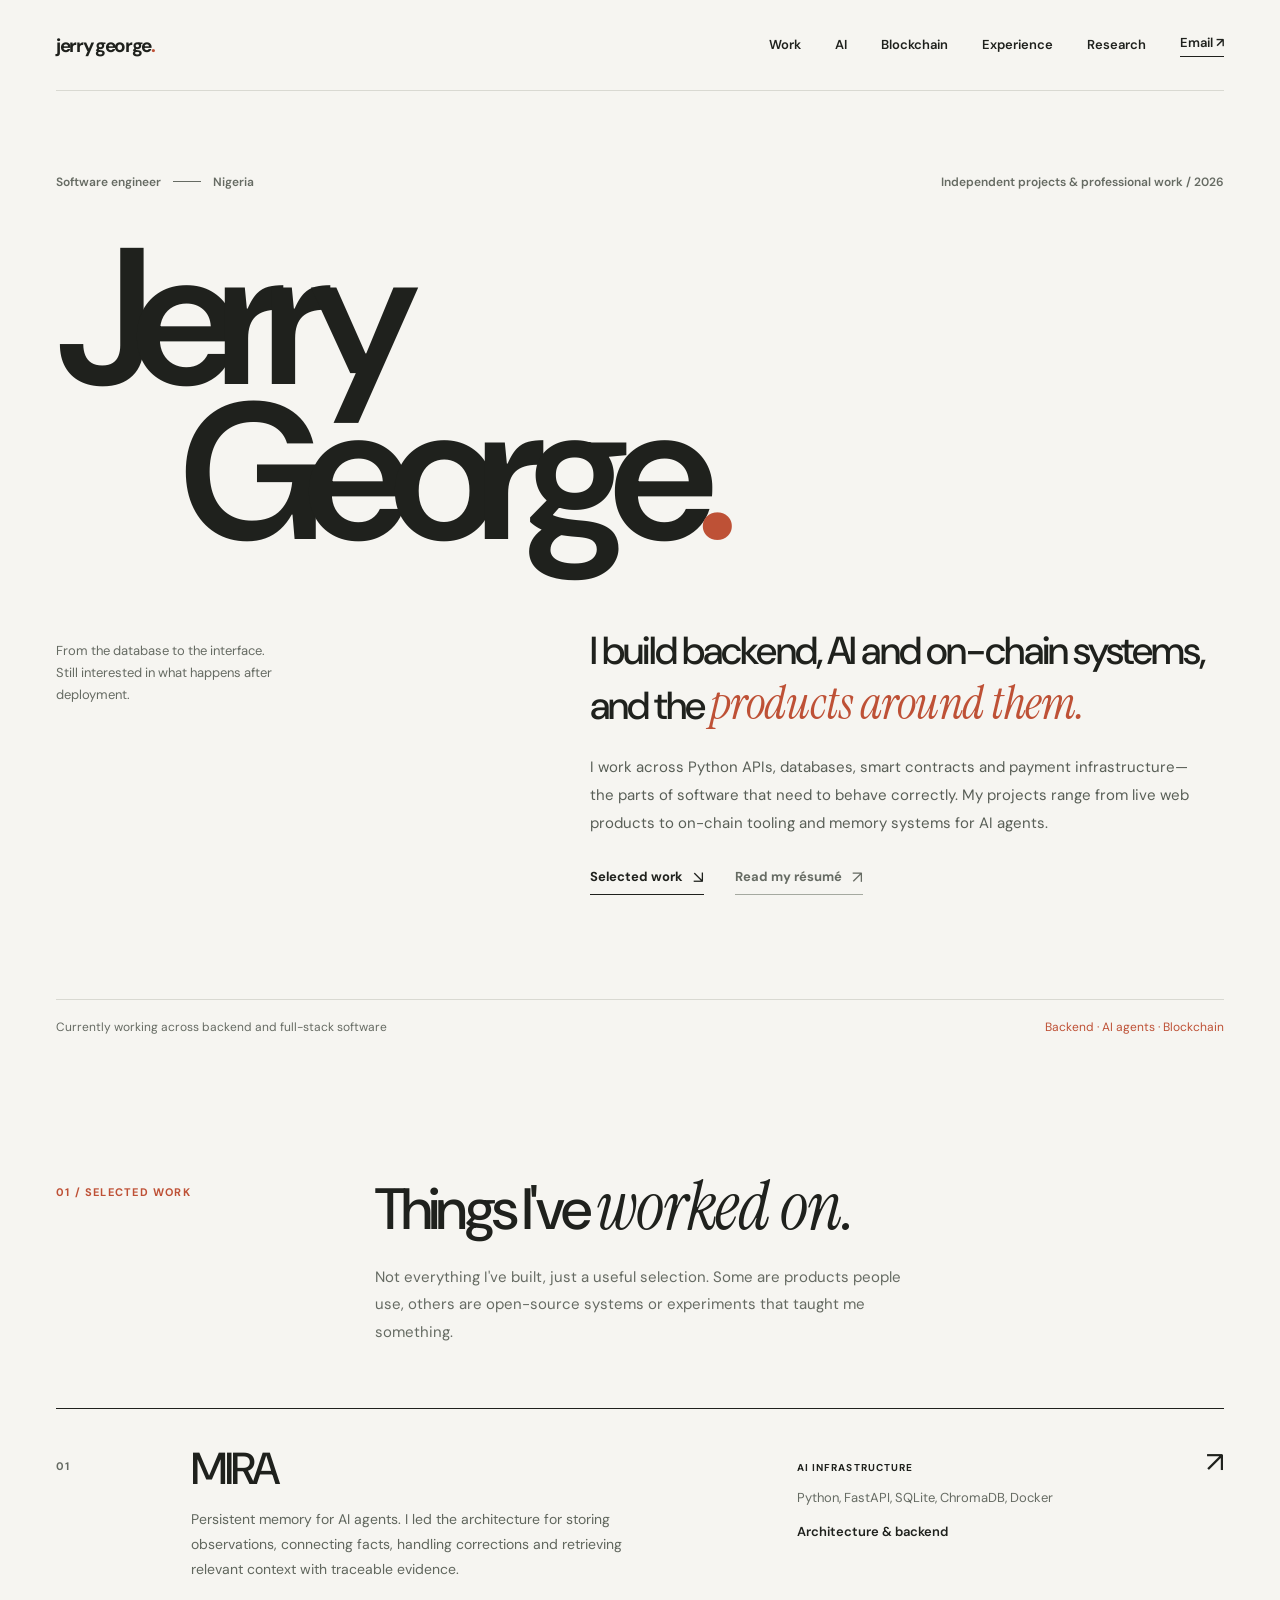
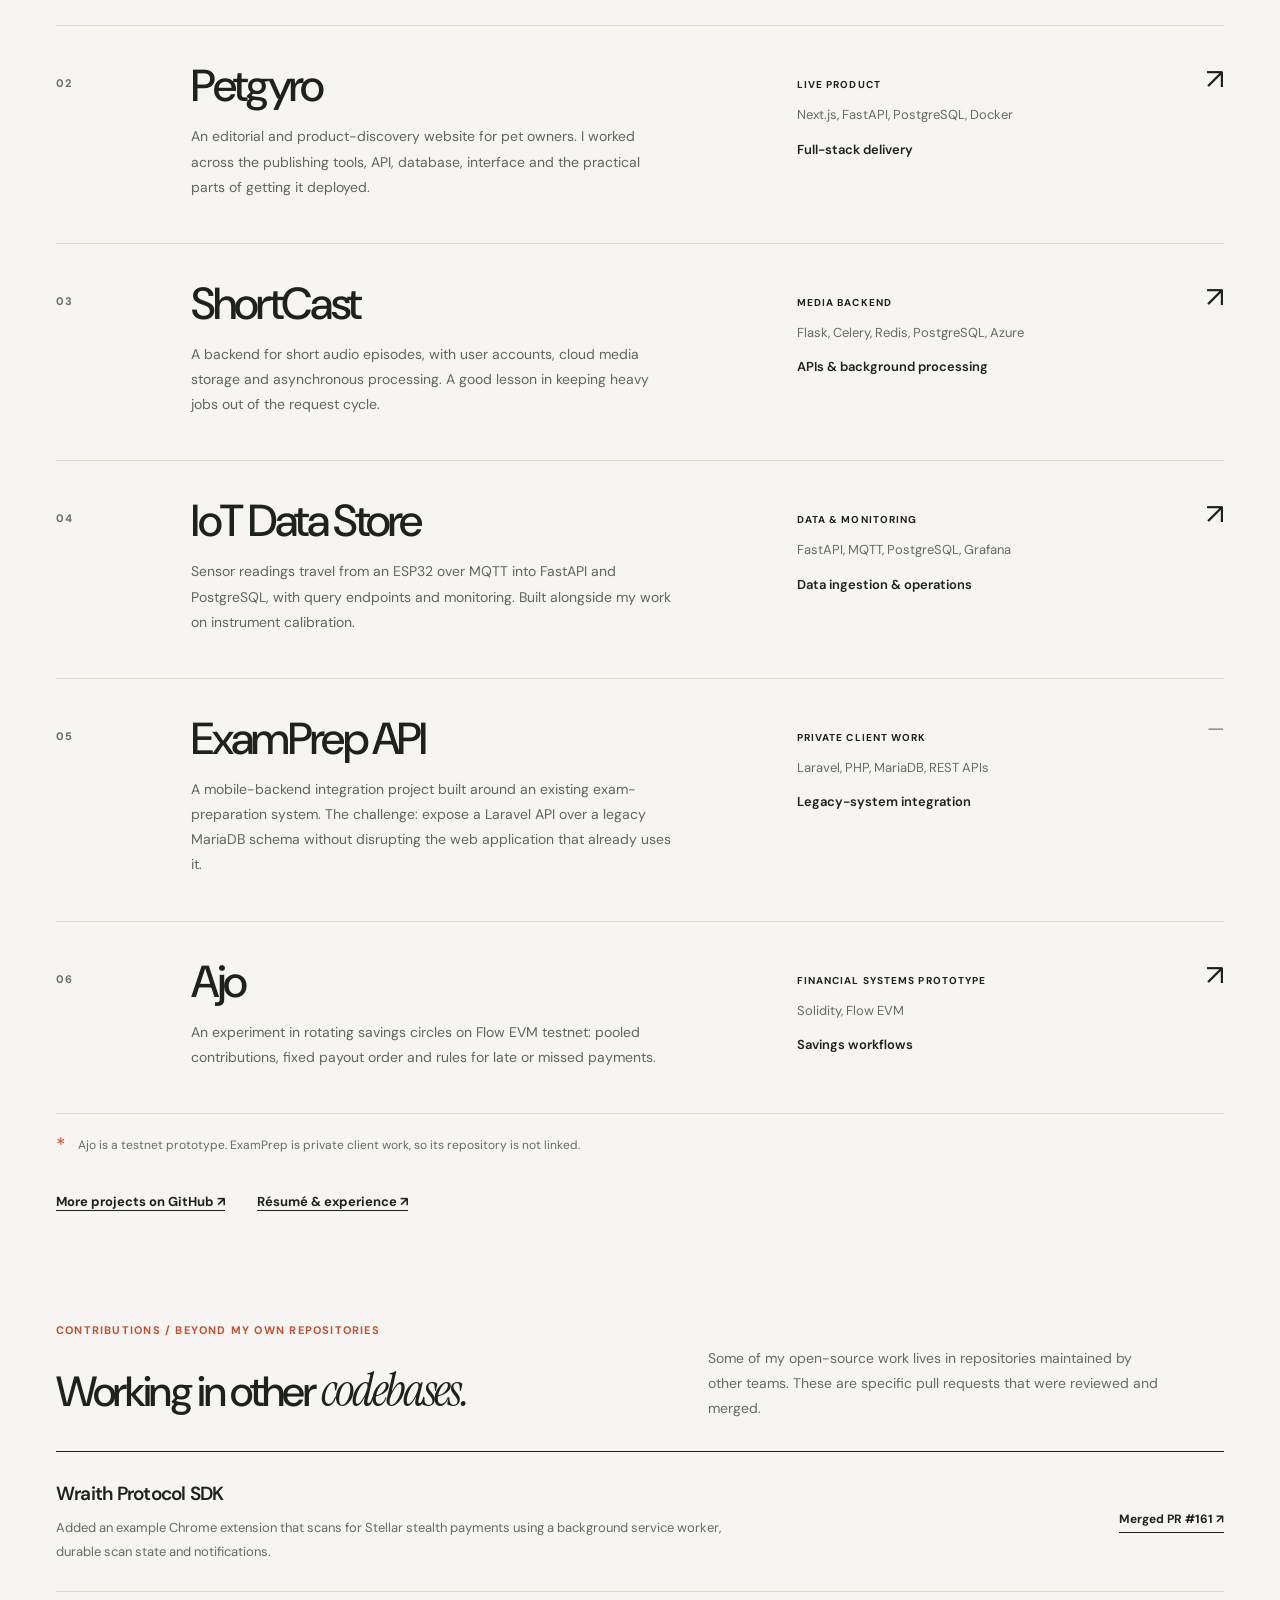
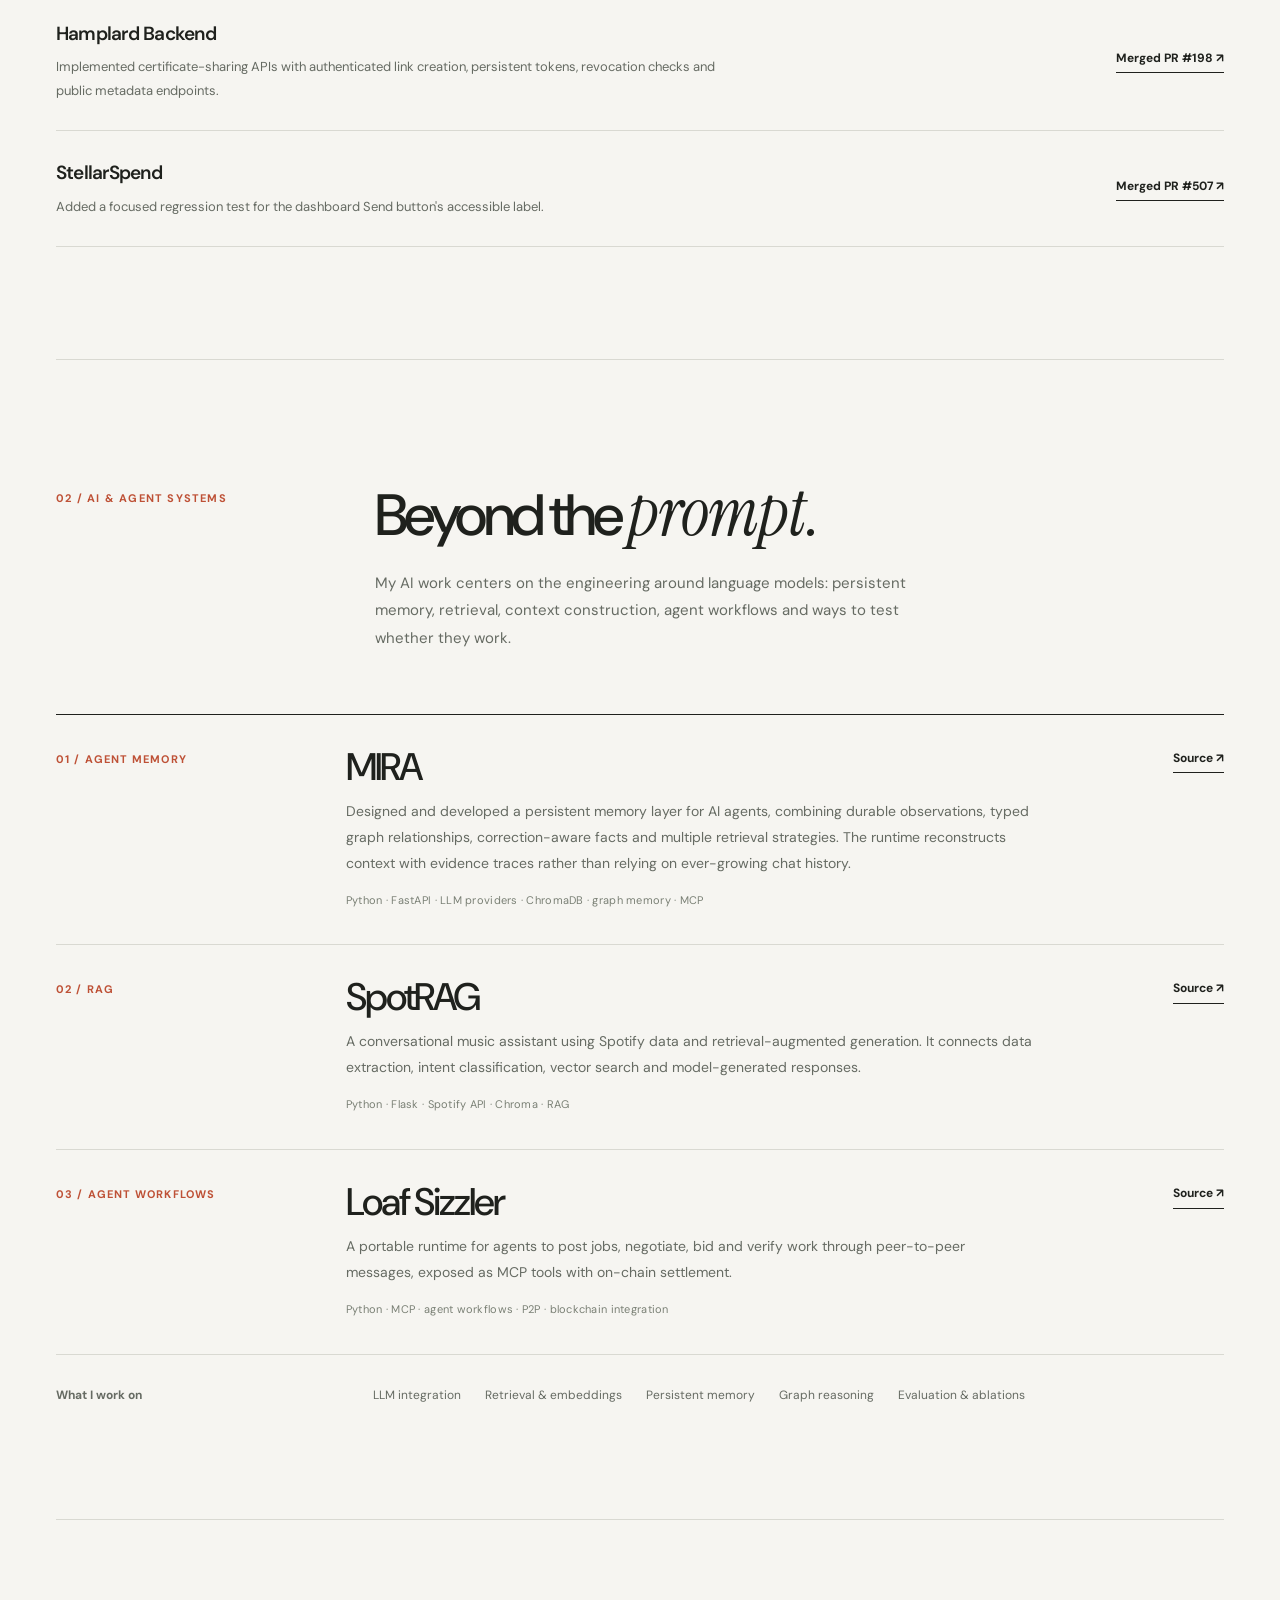
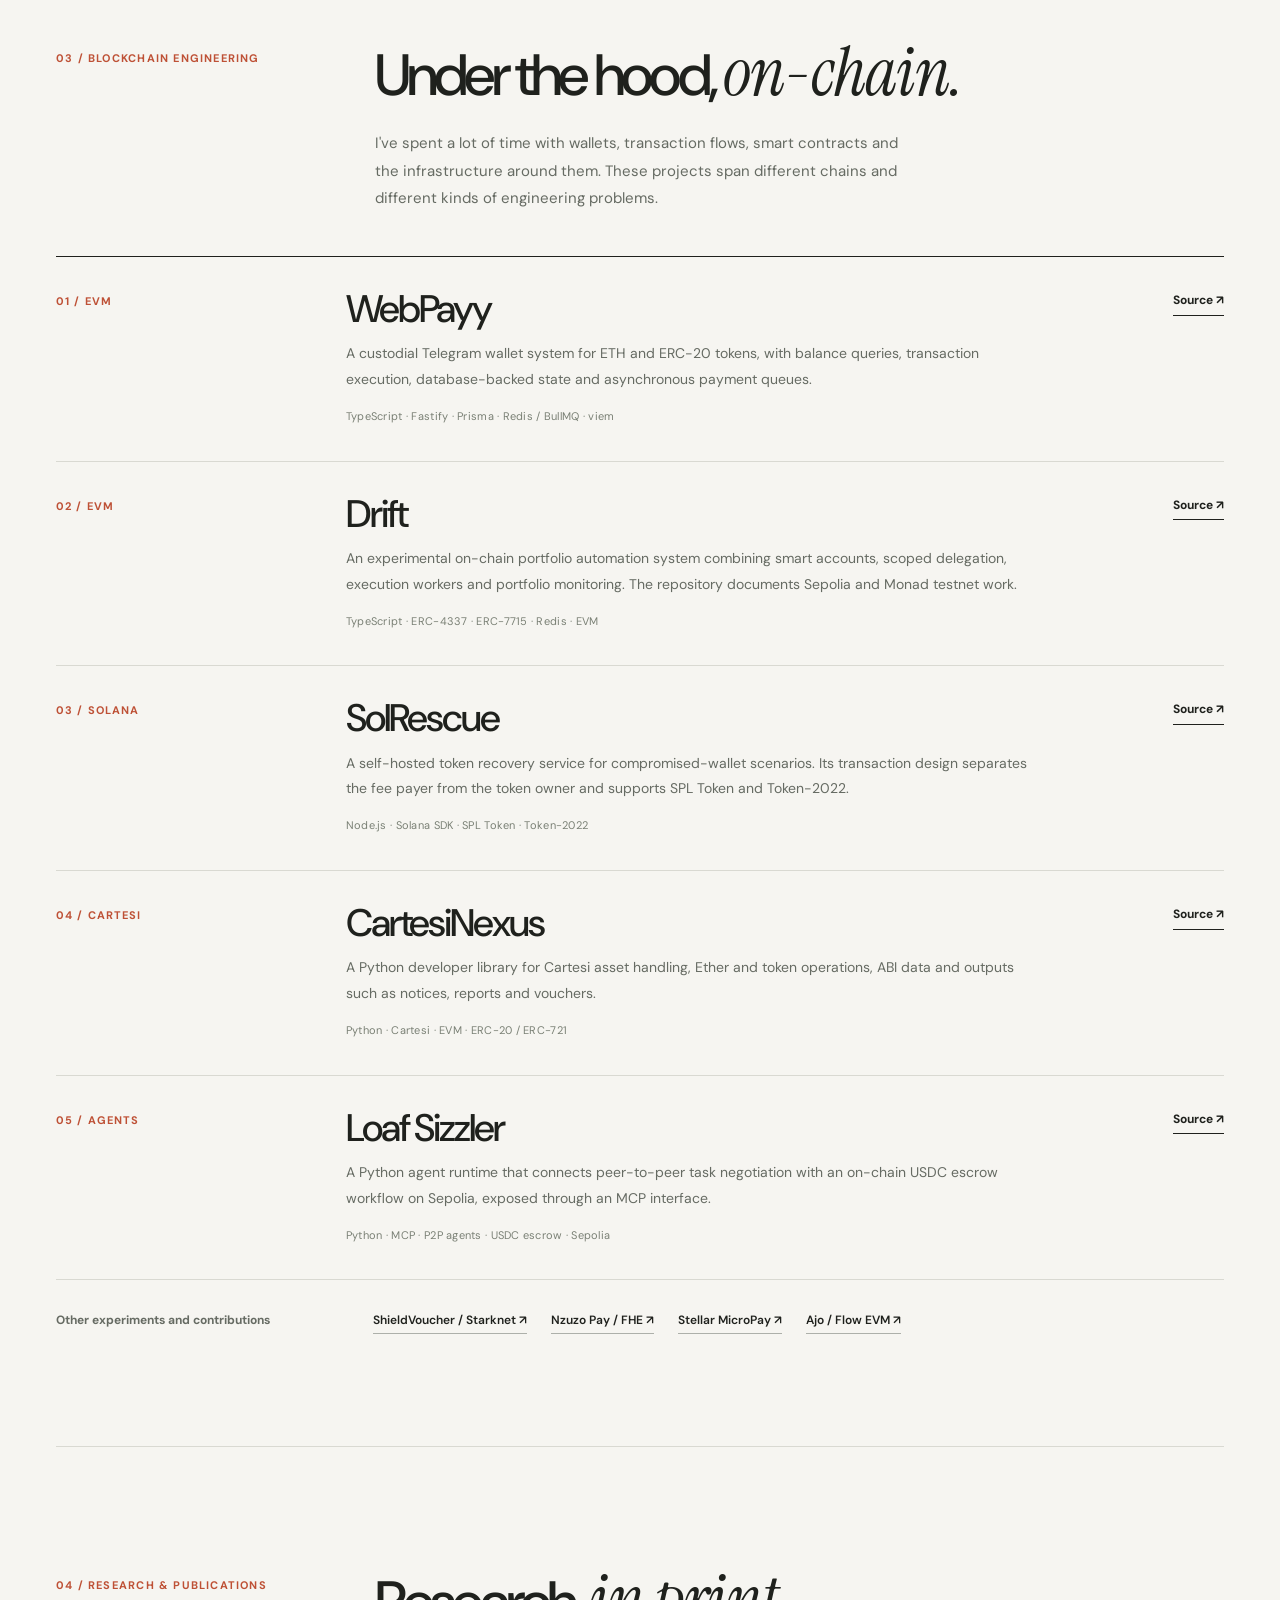
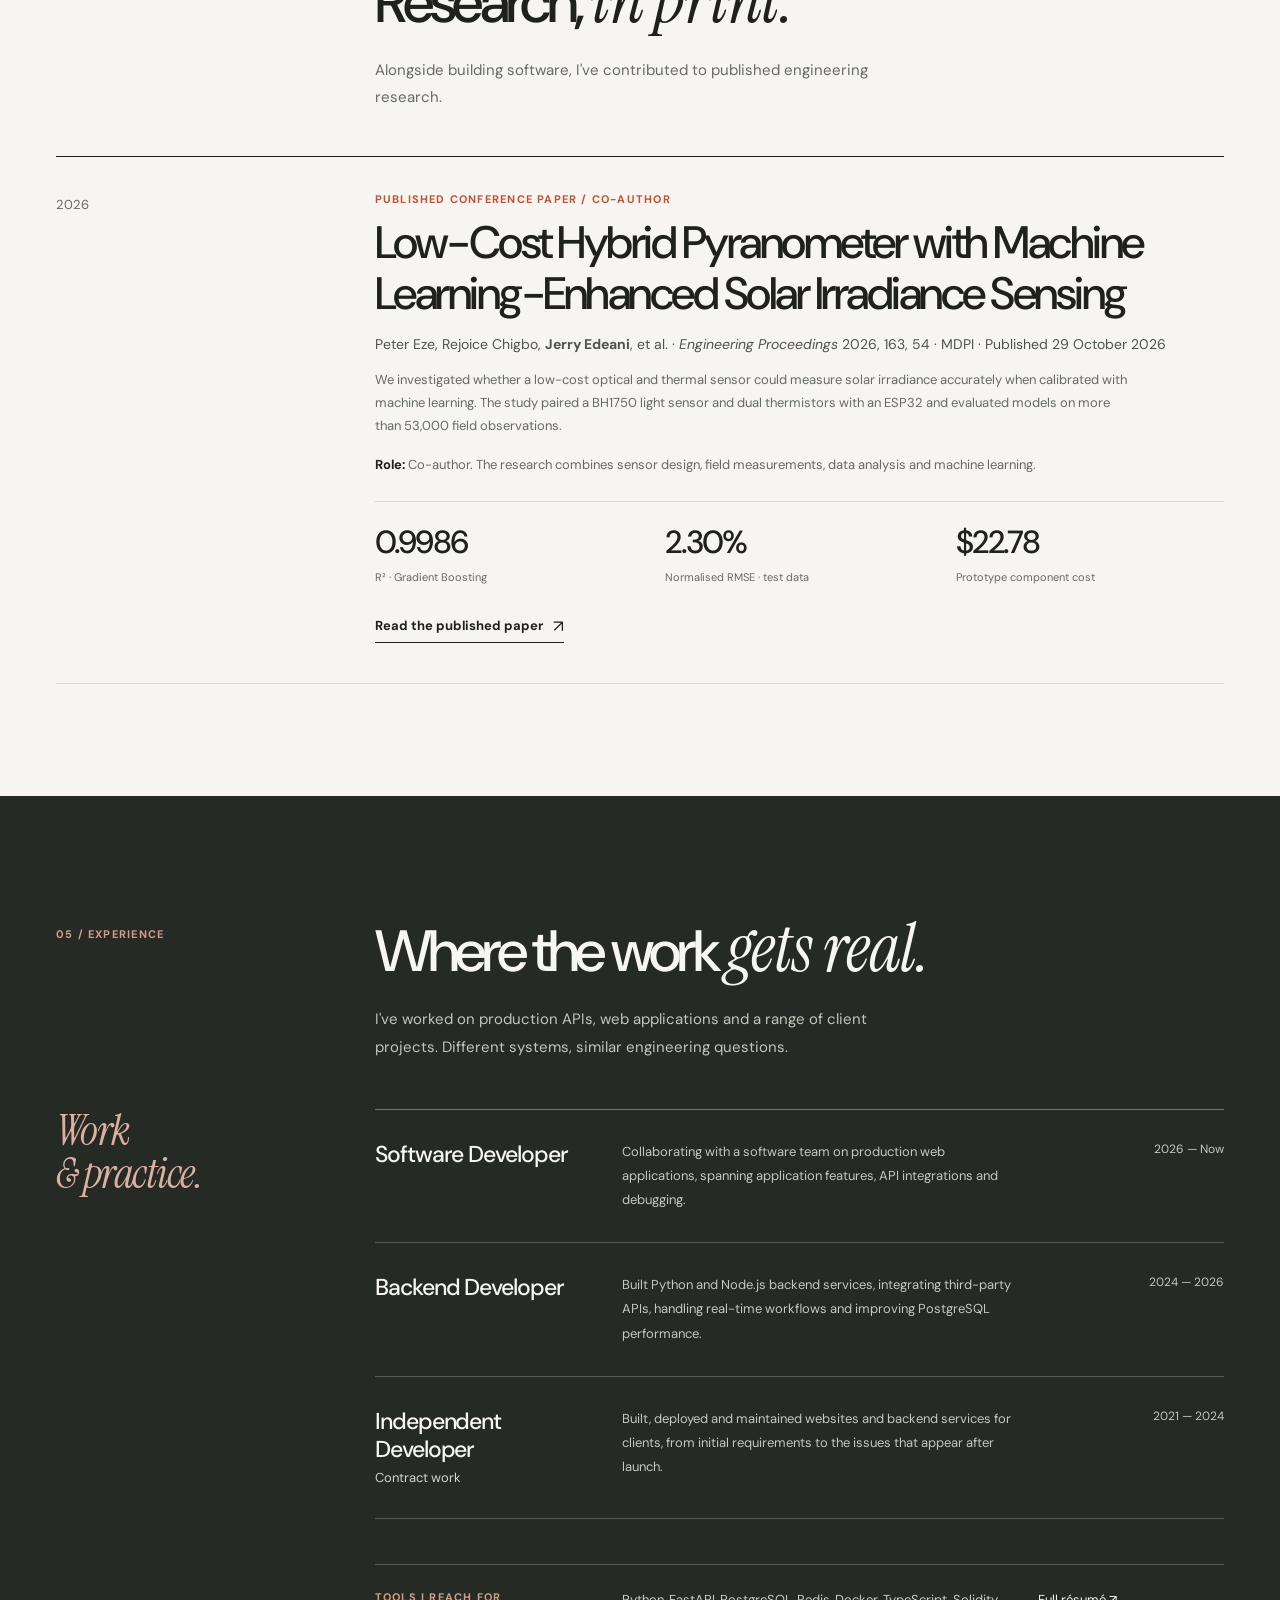
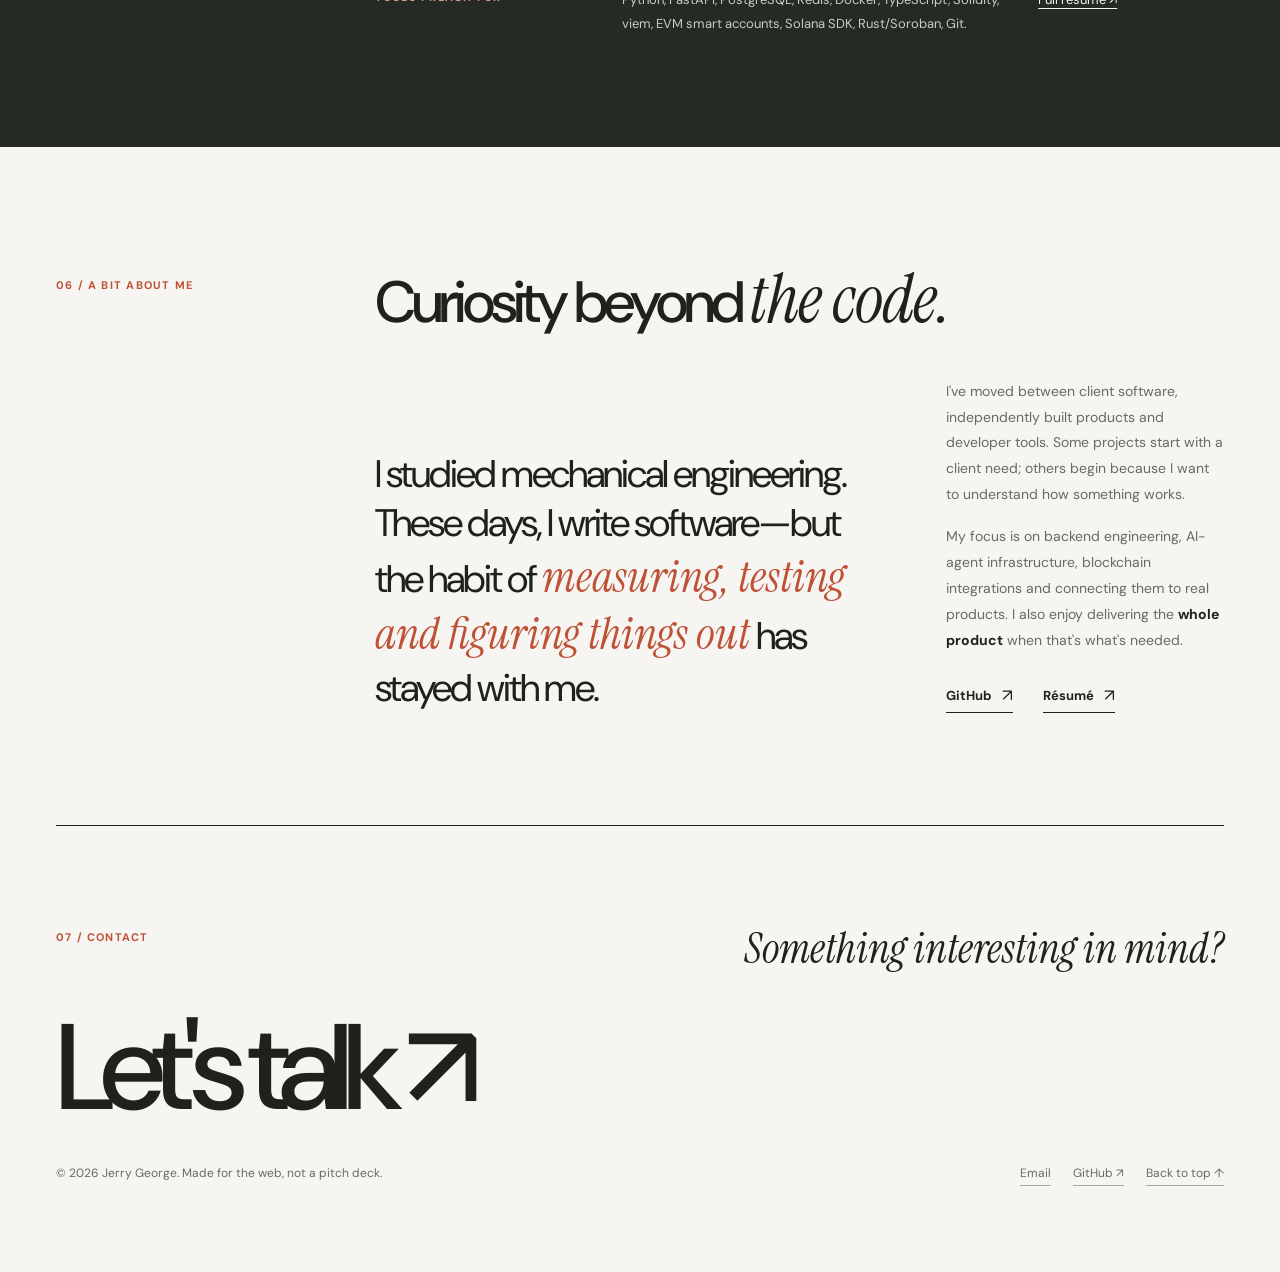
<file: docs/index.html>
<!doctype html>
<html lang="en">
<head>
  <meta charset="utf-8">
  <meta name="viewport" content="width=device-width, initial-scale=1">
  <meta name="theme-color" content="#f6f5f1">
  <meta name="description" content="Jerry George is a software engineer working across Python backends, blockchain systems, payment integrations and AI infrastructure. Selected work and open-source contributions.">
  <meta property="og:type" content="website">
  <meta property="og:title" content="Jerry George — Software Engineer">
  <meta property="og:description" content="Backend engineering, AI agent systems and blockchain infrastructure.">
  <meta property="og:url" content="https://jerrygeorge360.github.io/jerrygeorge360/">
  <link rel="canonical" href="https://jerrygeorge360.github.io/jerrygeorge360/">
  <title>Jerry George — Software Engineer</title>
  <link rel="stylesheet" href="site.css">
</head>
<body>
  <a class="skip" href="#main">Skip to content</a>
  <header class="site-header">
    <div class="shell header-inner">
      <a class="wordmark" href="#top" aria-label="Jerry George, home">jerry george<span>.</span></a>
      <nav class="nav" aria-label="Main navigation">
        <a href="#work">Work</a>
        <a href="#ai">AI</a>
        <a class="optional" href="#blockchain">Blockchain</a>
        <a href="#experience">Experience</a>
        <a class="optional" href="#research">Research</a>
        <a class="nav-email" href="mailto:jerrygithub360@gmail.com?subject=Hello%20Jerry">Email ↗</a>
      </nav>
    </div>
  </header>
  <main id="main">
    <section id="top" class="shell hero" aria-labelledby="hero-heading">
      <div class="hero-meta">
        <span>Software engineer <span class="dash"></span> Nigeria</span>
        <span>Independent projects & professional work / 2026</span>
      </div>
      <h1 id="hero-heading" class="nameplate"><span>Jerry</span><span>George<span class="period">.</span></span></h1>
      <div class="hero-bottom">
        <p class="hero-caption">From the database to the interface.<br>Still interested in what happens after deployment.</p>
        <div>
          <p class="hero-lede">I build backend, AI and on-chain systems, and the <em>products around them.</em></p>
          <p class="hero-desc">I work across Python APIs, databases, smart contracts and payment infrastructure—the parts of software that need to behave correctly. My projects range from live web products to on-chain tooling and memory systems for AI agents.</p>
          <div class="hero-links">
            <a class="text-link" href="#work">Selected work <span class="arrow" aria-hidden="true">↘</span></a>
            <a class="text-link muted" href="resume.html">Read my résumé <span class="arrow" aria-hidden="true">↗</span></a>
          </div>
        </div>
      </div>
    </section>
    <div class="shell between-line" aria-label="Current role and focus">
      <span>Currently working across backend and full-stack software</span>
      <span>Backend · AI agents · Blockchain</span>
    </div>
    <section id="work" class="shell section" aria-labelledby="work-title">
      <div class="section-title-row">
        <span class="section-no">01 / Selected work</span>
        <div>
          <h2 id="work-title" class="section-title">Things I've <em>worked on.</em></h2>
          <p class="section-note">Not everything I've built, just a useful selection. Some are products people use, others are open-source systems or experiments that taught me something.</p>
        </div>
      </div>
      <div class="work-list">
        <article class="work-row" aria-labelledby="mira-title">
          <span class="project-number">01</span>
          <div>
            <h3 class="project-name" id="mira-title"><a href="https://github.com/jerrygeorge360/mira" target="_blank" rel="noopener noreferrer">MIRA</a></h3>
            <p class="project-what">Persistent memory for AI agents. I led the architecture for storing observations, connecting facts, handling corrections and retrieving relevant context with traceable evidence.</p>
          </div>
          <div class="work-side"><span class="subhead">AI infrastructure</span>Python, FastAPI, SQLite, ChromaDB, Docker<strong>Architecture & backend</strong></div>
          <a class="visit" href="https://github.com/jerrygeorge360/mira" target="_blank" rel="noopener noreferrer" aria-label="View MIRA on GitHub">↗</a>
        </article>
        <article class="work-row" aria-labelledby="petgyro-title">
          <span class="project-number">02</span>
          <div>
            <h3 class="project-name" id="petgyro-title"><a href="https://petgyro.com" target="_blank" rel="noopener noreferrer">Petgyro</a></h3>
            <p class="project-what">An editorial and product-discovery website for pet owners. I worked across the publishing tools, API, database, interface and the practical parts of getting it deployed.</p>
          </div>
          <div class="work-side"><span class="subhead">Live product</span>Next.js, FastAPI, PostgreSQL, Docker<strong>Full-stack delivery</strong></div>
          <a class="visit" href="https://petgyro.com" target="_blank" rel="noopener noreferrer" aria-label="Visit Petgyro">↗</a>
        </article>
        <article class="work-row" aria-labelledby="shortcast-title">
          <span class="project-number">03</span>
          <div>
            <h3 class="project-name" id="shortcast-title"><a href="https://github.com/jerrygeorge360/shortcast" target="_blank" rel="noopener noreferrer">ShortCast</a></h3>
            <p class="project-what">A backend for short audio episodes, with user accounts, cloud media storage and asynchronous processing. A good lesson in keeping heavy jobs out of the request cycle.</p>
          </div>
          <div class="work-side"><span class="subhead">Media backend</span>Flask, Celery, Redis, PostgreSQL, Azure<strong>APIs & background processing</strong></div>
          <a class="visit" href="https://github.com/jerrygeorge360/shortcast" target="_blank" rel="noopener noreferrer" aria-label="View ShortCast on GitHub">↗</a>
        </article>
        <article class="work-row" aria-labelledby="iot-title">
          <span class="project-number">04</span>
          <div>
            <h3 class="project-name" id="iot-title"><a href="https://github.com/jerrygeorge360/iot-data-store" target="_blank" rel="noopener noreferrer">IoT Data Store</a></h3>
            <p class="project-what">Sensor readings travel from an ESP32 over MQTT into FastAPI and PostgreSQL, with query endpoints and monitoring. Built alongside my work on instrument calibration.</p>
          </div>
          <div class="work-side"><span class="subhead">Data & monitoring</span>FastAPI, MQTT, PostgreSQL, Grafana<strong>Data ingestion & operations</strong></div>
          <a class="visit" href="https://github.com/jerrygeorge360/iot-data-store" target="_blank" rel="noopener noreferrer" aria-label="View IoT Data Store on GitHub">↗</a>
        </article>
        <article class="work-row" aria-labelledby="examprep-title">
          <span class="project-number">05</span>
          <div>
            <h3 class="project-name" id="examprep-title">ExamPrep API</h3>
            <p class="project-what">A mobile-backend integration project built around an existing exam-preparation system. The challenge: expose a Laravel API over a legacy MariaDB schema without disrupting the web application that already uses it.</p>
          </div>
          <div class="work-side"><span class="subhead">Private client work</span>Laravel, PHP, MariaDB, REST APIs<strong>Legacy-system integration</strong></div>
          <span class="visit private-visit" title="Private codebase; no public repository" aria-label="Private project">—</span>
        </article>
        <article class="work-row" aria-labelledby="ajo-title">
          <span class="project-number">06</span>
          <div>
            <h3 class="project-name" id="ajo-title"><a href="https://github.com/jerrygeorge360/Ajo" target="_blank" rel="noopener noreferrer">Ajo</a></h3>
            <p class="project-what">An experiment in rotating savings circles on Flow EVM testnet: pooled contributions, fixed payout order and rules for late or missed payments.</p>
          </div>
          <div class="work-side"><span class="subhead">Financial systems prototype</span>Solidity, Flow EVM<strong>Savings workflows</strong></div>
          <a class="visit" href="https://github.com/jerrygeorge360/Ajo" target="_blank" rel="noopener noreferrer" aria-label="View Ajo on GitHub">↗</a>
        </article>
      </div>
      <div class="work-footnote">Ajo is a testnet prototype. ExamPrep is private client work, so its repository is not linked.</div>
      <div class="selected-links">
        <a href="https://github.com/jerrygeorge360" target="_blank" rel="noopener noreferrer">More projects on GitHub ↗</a>
        <a href="resume.html">Résumé & experience ↗</a>
      </div>
      <div class="oss-section" id="open-source" aria-labelledby="oss-title">
        <div class="oss-header">
          <div>
            <span class="section-no">Contributions / Beyond my own repositories</span>
            <h3 id="oss-title">Working in other <em>codebases.</em></h3>
          </div>
          <p>Some of my open-source work lives in repositories maintained by other teams. These are specific pull requests that were reviewed and merged.</p>
        </div>
        <div class="oss-list">
          <article class="oss-row">
            <div>
              <h4>Wraith Protocol SDK</h4>
              <p>Added an example Chrome extension that scans for Stellar stealth payments using a background service worker, durable scan state and notifications.</p>
            </div>
            <a href="https://github.com/wraith-protocol/sdk/pull/161" target="_blank" rel="noopener noreferrer" aria-label="View merged Wraith Protocol pull request 161">Merged PR #161 ↗</a>
          </article>
          <article class="oss-row">
            <div>
              <h4>Hamplard Backend</h4>
              <p>Implemented certificate-sharing APIs with authenticated link creation, persistent tokens, revocation checks and public metadata endpoints.</p>
            </div>
            <a href="https://github.com/Hamplard-Hub/Hamplard-backend/pull/198" target="_blank" rel="noopener noreferrer" aria-label="View merged Hamplard pull request 198">Merged PR #198 ↗</a>
          </article>
          <article class="oss-row">
            <div>
              <h4>StellarSpend</h4>
              <p>Added a focused regression test for the dashboard Send button's accessible label.</p>
            </div>
            <a href="https://github.com/stellarspend/stellarspend-app/pull/507" target="_blank" rel="noopener noreferrer" aria-label="View merged StellarSpend pull request 507">Merged PR #507 ↗</a>
          </article>
        </div>
      </div>
    </section>
    <section id="ai" class="shell section ai-section" aria-labelledby="ai-title">
      <div class="section-title-row">
        <span class="section-no">02 / AI &amp; agent systems</span>
        <div>
          <h2 class="section-title" id="ai-title">Beyond the <em>prompt.</em></h2>
          <p class="section-note">My AI work centers on the engineering around language models: persistent memory, retrieval, context construction, agent workflows and ways to test whether they work.</p>
        </div>
      </div>
      <div class="chain-list">
        <article class="chain-item">
          <span class="chain-index">01 / Agent memory</span>
          <div>
            <h3><a href="https://github.com/jerrygeorge360/mira" target="_blank" rel="noopener noreferrer">MIRA</a></h3>
            <p>Designed and developed a persistent memory layer for AI agents, combining durable observations, typed graph relationships, correction-aware facts and multiple retrieval strategies. The runtime reconstructs context with evidence traces rather than relying on ever-growing chat history.</p>
            <span class="chain-stack">Python · FastAPI · LLM providers · ChromaDB · graph memory · MCP</span>
          </div>
          <a class="chain-link" href="https://github.com/jerrygeorge360/mira" target="_blank" rel="noopener noreferrer" aria-label="View MIRA project">Source ↗</a>
        </article>
        <article class="chain-item">
          <span class="chain-index">02 / RAG</span>
          <div>
            <h3><a href="https://github.com/jerrygeorge360/SpotRAG" target="_blank" rel="noopener noreferrer">SpotRAG</a></h3>
            <p>A conversational music assistant using Spotify data and retrieval-augmented generation. It connects data extraction, intent classification, vector search and model-generated responses.</p>
            <span class="chain-stack">Python · Flask · Spotify API · Chroma · RAG</span>
          </div>
          <a class="chain-link" href="https://github.com/jerrygeorge360/SpotRAG" target="_blank" rel="noopener noreferrer" aria-label="View SpotRAG project">Source ↗</a>
        </article>
        <article class="chain-item">
          <span class="chain-index">03 / Agent workflows</span>
          <div>
            <h3><a href="https://github.com/loaf-protocol/loaf-sizzler" target="_blank" rel="noopener noreferrer">Loaf Sizzler</a></h3>
            <p>A portable runtime for agents to post jobs, negotiate, bid and verify work through peer-to-peer messages, exposed as MCP tools with on-chain settlement.</p>
            <span class="chain-stack">Python · MCP · agent workflows · P2P · blockchain integration</span>
          </div>
          <a class="chain-link" href="https://github.com/loaf-protocol/loaf-sizzler" target="_blank" rel="noopener noreferrer" aria-label="View Loaf Sizzler project">Source ↗</a>
        </article>
      </div>
      <div class="chain-more">
        <p>What I work on</p>
        <div>
          <span>LLM integration</span>
          <span>Retrieval &amp; embeddings</span>
          <span>Persistent memory</span>
          <span>Graph reasoning</span>
          <span>Evaluation &amp; ablations</span>
        </div>
      </div>
    </section>
    <section id="blockchain" class="shell section chain-section" aria-labelledby="blockchain-title">
      <div class="section-title-row">
        <span class="section-no">03 / Blockchain engineering</span>
        <div>
          <h2 class="section-title" id="blockchain-title">Under the hood, <em>on-chain.</em></h2>
          <p class="section-note">I've spent a lot of time with wallets, transaction flows, smart contracts and the infrastructure around them. These projects span different chains and different kinds of engineering problems.</p>
        </div>
      </div>
      <div class="chain-list">
        <article class="chain-item">
          <span class="chain-index">01 / EVM</span>
          <div>
            <h3><a href="https://github.com/jerrygeorge360/webpayybot" target="_blank" rel="noopener noreferrer">WebPayy</a></h3>
            <p>A custodial Telegram wallet system for ETH and ERC-20 tokens, with balance queries, transaction execution, database-backed state and asynchronous payment queues.</p>
            <span class="chain-stack">TypeScript · Fastify · Prisma · Redis / BullMQ · viem</span>
          </div>
          <a class="chain-link" href="https://github.com/jerrygeorge360/webpayybot" target="_blank" rel="noopener noreferrer" aria-label="View WebPayy repository">Source ↗</a>
        </article>
        <article class="chain-item">
          <span class="chain-index">02 / EVM</span>
          <div>
            <h3><a href="https://github.com/jerrygeorge360/Drift" target="_blank" rel="noopener noreferrer">Drift</a></h3>
            <p>An experimental on-chain portfolio automation system combining smart accounts, scoped delegation, execution workers and portfolio monitoring. The repository documents Sepolia and Monad testnet work.</p>
            <span class="chain-stack">TypeScript · ERC-4337 · ERC-7715 · Redis · EVM</span>
          </div>
          <a class="chain-link" href="https://github.com/jerrygeorge360/Drift" target="_blank" rel="noopener noreferrer" aria-label="View Drift repository">Source ↗</a>
        </article>
        <article class="chain-item">
          <span class="chain-index">03 / Solana</span>
          <div>
            <h3><a href="https://github.com/jerrygeorge360/SolRescue" target="_blank" rel="noopener noreferrer">SolRescue</a></h3>
            <p>A self-hosted token recovery service for compromised-wallet scenarios. Its transaction design separates the fee payer from the token owner and supports SPL Token and Token-2022.</p>
            <span class="chain-stack">Node.js · Solana SDK · SPL Token · Token-2022</span>
          </div>
          <a class="chain-link" href="https://github.com/jerrygeorge360/SolRescue" target="_blank" rel="noopener noreferrer" aria-label="View SolRescue repository">Source ↗</a>
        </article>
        <article class="chain-item">
          <span class="chain-index">04 / Cartesi</span>
          <div>
            <h3><a href="https://github.com/jerrygeorge360/cartesi-nexus" target="_blank" rel="noopener noreferrer">CartesiNexus</a></h3>
            <p>A Python developer library for Cartesi asset handling, Ether and token operations, ABI data and outputs such as notices, reports and vouchers.</p>
            <span class="chain-stack">Python · Cartesi · EVM · ERC-20 / ERC-721</span>
          </div>
          <a class="chain-link" href="https://github.com/jerrygeorge360/cartesi-nexus" target="_blank" rel="noopener noreferrer" aria-label="View CartesiNexus repository">Source ↗</a>
        </article>
        <article class="chain-item">
          <span class="chain-index">05 / Agents</span>
          <div>
            <h3><a href="https://github.com/loaf-protocol/loaf-sizzler" target="_blank" rel="noopener noreferrer">Loaf Sizzler</a></h3>
            <p>A Python agent runtime that connects peer-to-peer task negotiation with an on-chain USDC escrow workflow on Sepolia, exposed through an MCP interface.</p>
            <span class="chain-stack">Python · MCP · P2P agents · USDC escrow · Sepolia</span>
          </div>
          <a class="chain-link" href="https://github.com/loaf-protocol/loaf-sizzler" target="_blank" rel="noopener noreferrer" aria-label="View Loaf Sizzler repository">Source ↗</a>
        </article>
      </div>
      <div class="chain-more">
        <p>Other experiments and contributions</p>
        <div>
          <a href="https://github.com/jerrygeorge360/shieldvoucher" target="_blank" rel="noopener noreferrer">ShieldVoucher / Starknet ↗</a>
          <a href="https://github.com/jerrygeorge360/nzuzo" target="_blank" rel="noopener noreferrer">Nzuzo Pay / FHE ↗</a>
          <a href="https://github.com/jerrygeorge360/Stellar-MicroPay" target="_blank" rel="noopener noreferrer">Stellar MicroPay ↗</a>
          <a href="https://github.com/jerrygeorge360/Ajo" target="_blank" rel="noopener noreferrer">Ajo / Flow EVM ↗</a>
        </div>
      </div>
    </section>
    <section id="research" class="research-section shell section" aria-labelledby="research-title">
      <div class="section-title-row">
        <span class="section-no">04 / Research &amp; publications</span>
        <div>
          <h2 id="research-title" class="section-title">Research, <em>in print.</em></h2>
          <p class="section-note">Alongside building software, I've contributed to published engineering research.</p>
        </div>
      </div>
      <article class="publication-entry">
        <div class="publication-year" aria-label="Publication year">2026</div>
        <div>
          <p class="publication-type">Published conference paper / Co-author</p>
          <h3>Low-Cost Hybrid Pyranometer with Machine Learning-Enhanced Solar Irradiance Sensing</h3>
          <p class="publication-citation">Peter Eze, Rejoice Chigbo, <strong>Jerry Edeani</strong>, et al. · <em>Engineering Proceedings</em> 2026, 163, 54 · MDPI · Published 29 October 2026</p>
          <p class="publication-note">We investigated whether a low-cost optical and thermal sensor could measure solar irradiance accurately when calibrated with machine learning. The study paired a BH1750 light sensor and dual thermistors with an ESP32 and evaluated models on more than 53,000 field observations.</p>
          <p class="publication-credit"><strong>Role:</strong> Co-author. The research combines sensor design, field measurements, data analysis and machine learning.</p>
          <div class="publication-metrics" aria-label="Selected research results">
            <div><strong>0.9986</strong><span>R² · Gradient Boosting</span></div>
            <div><strong>2.30%</strong><span>Normalised RMSE · test data</span></div>
            <div><strong>$22.78</strong><span>Prototype component cost</span></div>
          </div>
          <a class="text-link" href="https://doi.org/10.3390/engproc2026163054" target="_blank" rel="noopener noreferrer">Read the published paper <span class="arrow" aria-hidden="true">↗</span></a>
        </div>
      </article>
    </section>
    <section id="experience" class="story-section section" aria-labelledby="experience-title">
      <div class="shell">
        <div class="section-title-row">
          <span class="section-no">05 / Experience</span>
          <div>
            <h2 id="experience-title" class="section-title">Where the work <em>gets real.</em></h2>
            <p class="section-note">I've worked on production APIs, web applications and a range of client projects. Different systems, similar engineering questions.</p>
          </div>
        </div>
        <div class="story-content">
          <div class="story-heading" aria-hidden="true">Work<br>& practice.</div>
          <div>
            <div class="job-list">
              <article class="job">
                <div><h3>Software Developer</h3></div>
                <p class="job-copy">Collaborating with a software team on production web applications, spanning application features, API integrations and debugging.</p>
                <span class="job-year">2026 — Now</span>
              </article>
              <article class="job">
                <div><h3>Backend Developer</h3></div>
                <p class="job-copy">Built Python and Node.js backend services, integrating third-party APIs, handling real-time workflows and improving PostgreSQL performance.</p>
                <span class="job-year">2024 — 2026</span>
              </article>
              <article class="job">
                <div><h3>Independent Developer</h3><p class="job-company">Contract work</p></div>
                <p class="job-copy">Built, deployed and maintained websites and backend services for clients, from initial requirements to the issues that appear after launch.</p>
                <span class="job-year">2021 — 2024</span>
              </article>
            </div>
            <div class="story-skills">
              <span class="subhead">Tools I reach for</span>
              <span>Python, FastAPI, PostgreSQL, Redis, Docker, TypeScript, Solidity, viem, EVM smart accounts, Solana SDK, Rust/Soroban, Git.</span>
              <span><a href="resume.html" style="color:#f2f3ed;text-underline-offset:4px">Full résumé ↗</a></span>
            </div>
          </div>
        </div>
      </div>
    </section>
    <section id="about" class="shell section" aria-labelledby="about-title">
      <div class="about-grid">
        <span class="section-no">06 / A bit about me</span>
        <div>
          <h2 id="about-title" class="section-title" style="margin-bottom:43px">Curiosity beyond <em>the code.</em></h2>
          <div class="about-content">
            <p class="about-statement">I studied mechanical engineering. These days, I write software—but the habit of <em>measuring, testing and figuring things out</em> has stayed with me.</p>
            <div>
              <p class="about-details">I've moved between client software, independently built products and developer tools. Some projects start with a client need; others begin because I want to understand how something works.</p>
              <p class="about-details" style="margin-top:16px">My focus is on backend engineering, AI-agent infrastructure, blockchain integrations and connecting them to real products. I also enjoy delivering the <strong>whole product</strong> when that's what's needed.</p>
              <div class="about-links">
                <a class="text-link" href="https://github.com/jerrygeorge360" target="_blank" rel="noopener noreferrer">GitHub <span class="arrow" aria-hidden="true">↗</span></a>
                <a class="text-link" href="resume.html">Résumé <span class="arrow" aria-hidden="true">↗</span></a>
              </div>
            </div>
          </div>
        </div>
      </div>
    </section>
    <section id="contact" class="shell contact-section" aria-labelledby="contact-title">
      <div class="contact-top">
        <span class="section-no">07 / Contact</span>
        <p class="contact-lead">Something interesting in mind?</p>
      </div>
      <h2 id="contact-title" class="contact-title"><a href="mailto:jerrygithub360@gmail.com?subject=Hello%20Jerry">Let's talk ↗</a></h2>
      <div class="contact-bottom site-footer">
        <span>© 2026 Jerry George. Made for the web, not a pitch deck.</span>
        <div class="footer-links">
          <a href="mailto:jerrygithub360@gmail.com">Email</a>
          <a href="https://github.com/jerrygeorge360" target="_blank" rel="noopener noreferrer">GitHub ↗</a>
          <a href="#top">Back to top ↑</a>
        </div>
      </div>
    </section>
  </main>
</body>
</html>
</file>
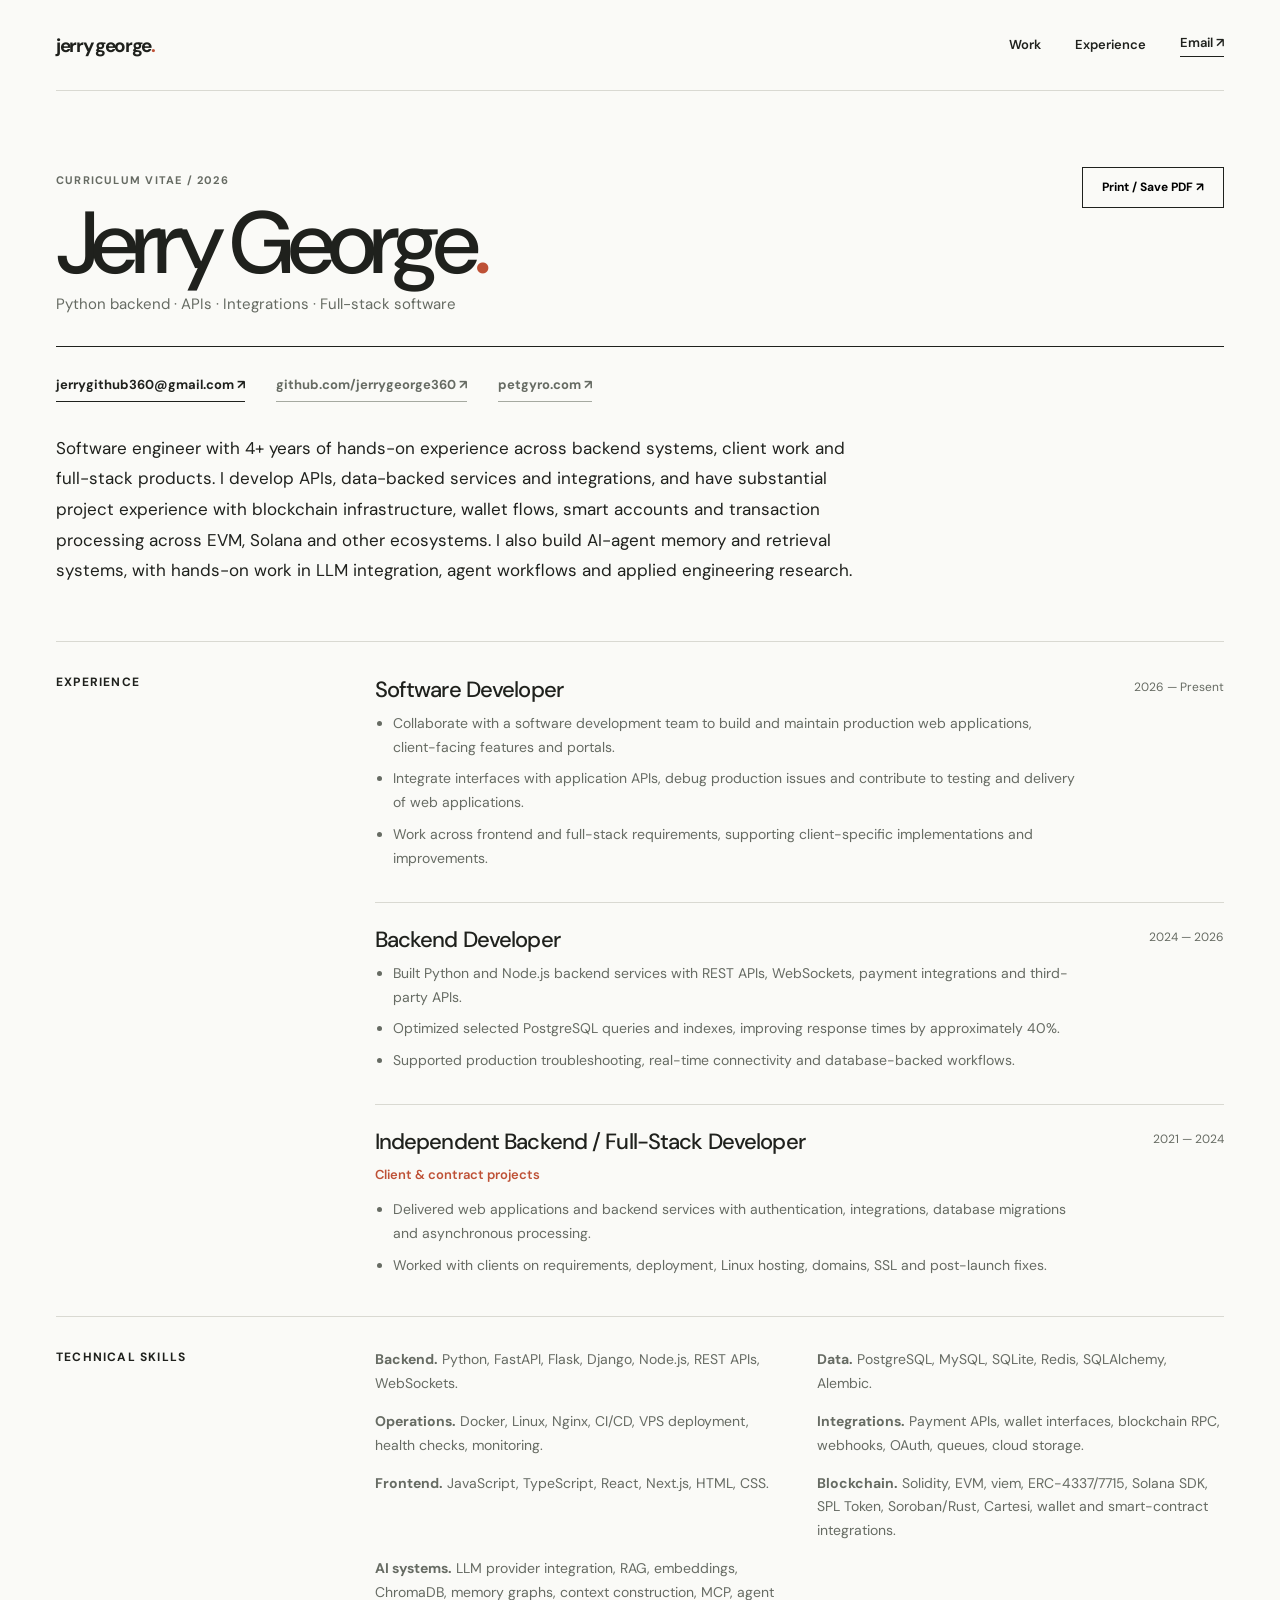
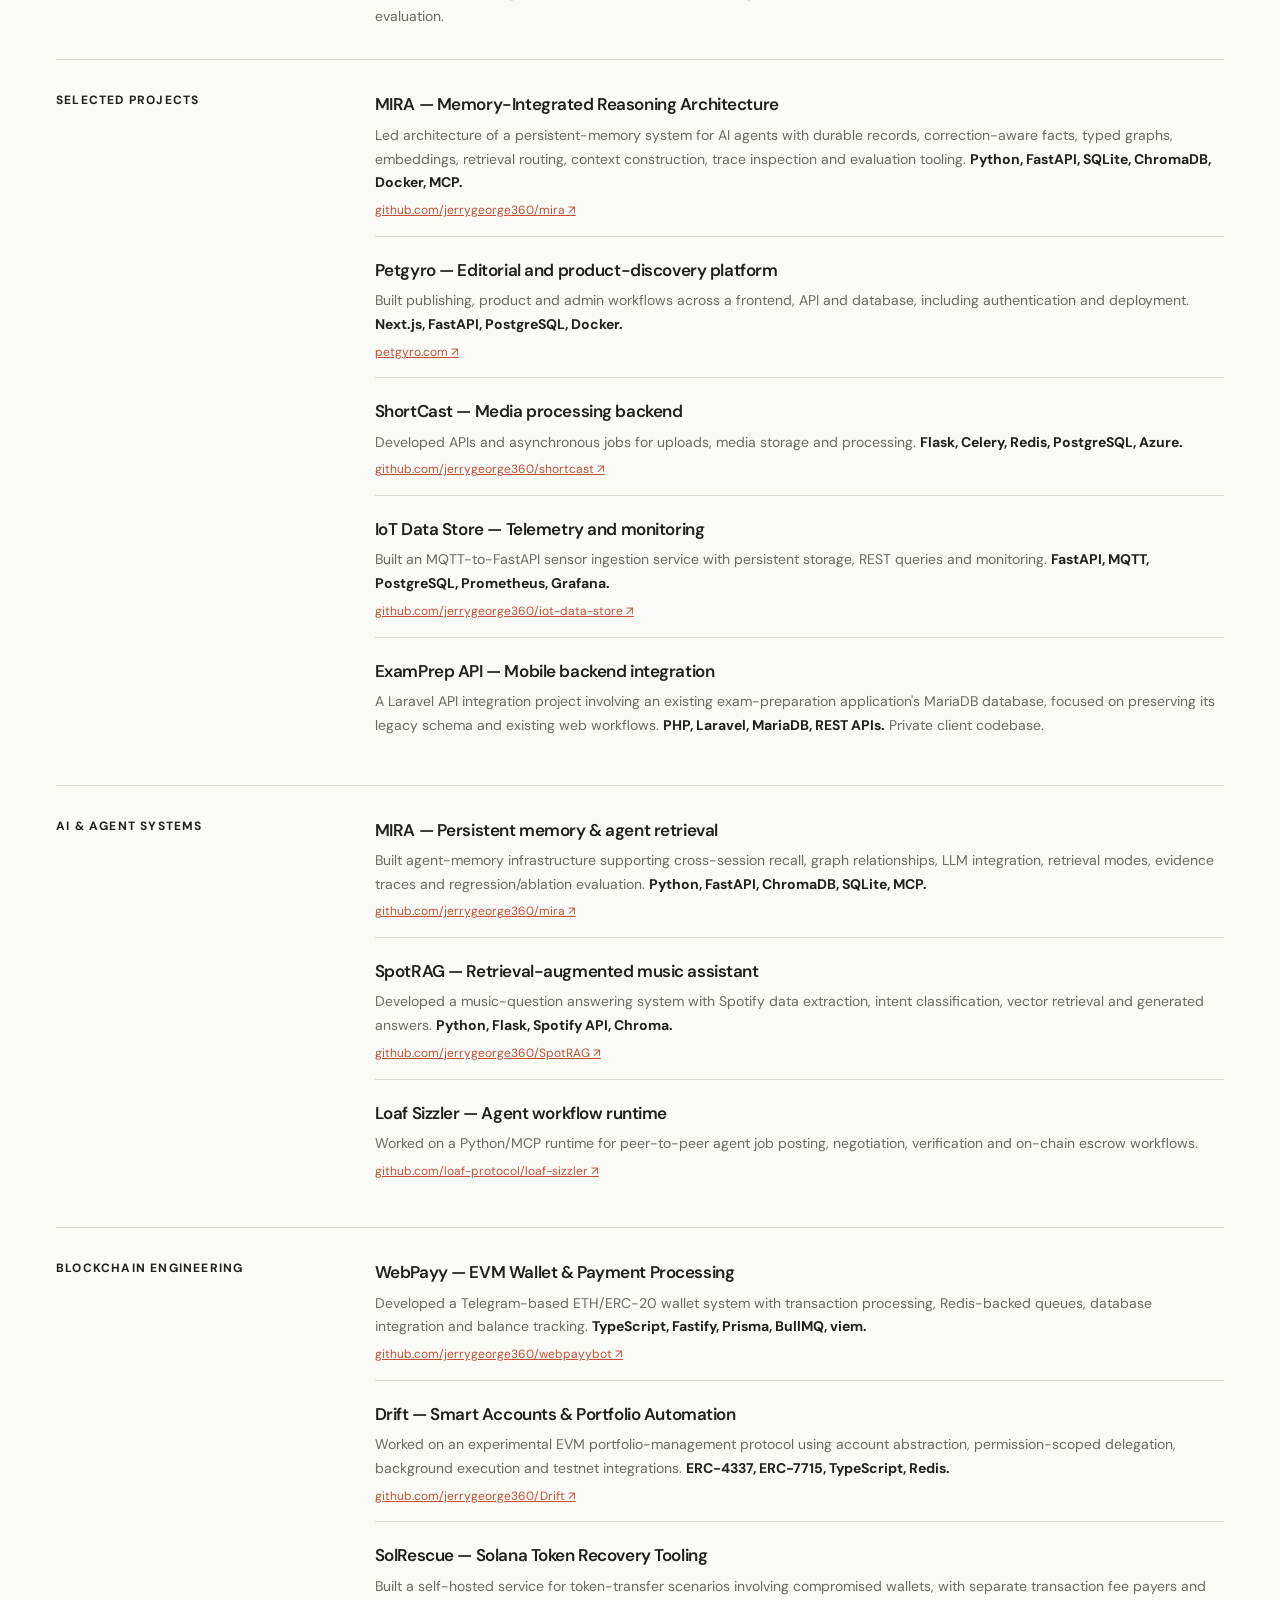
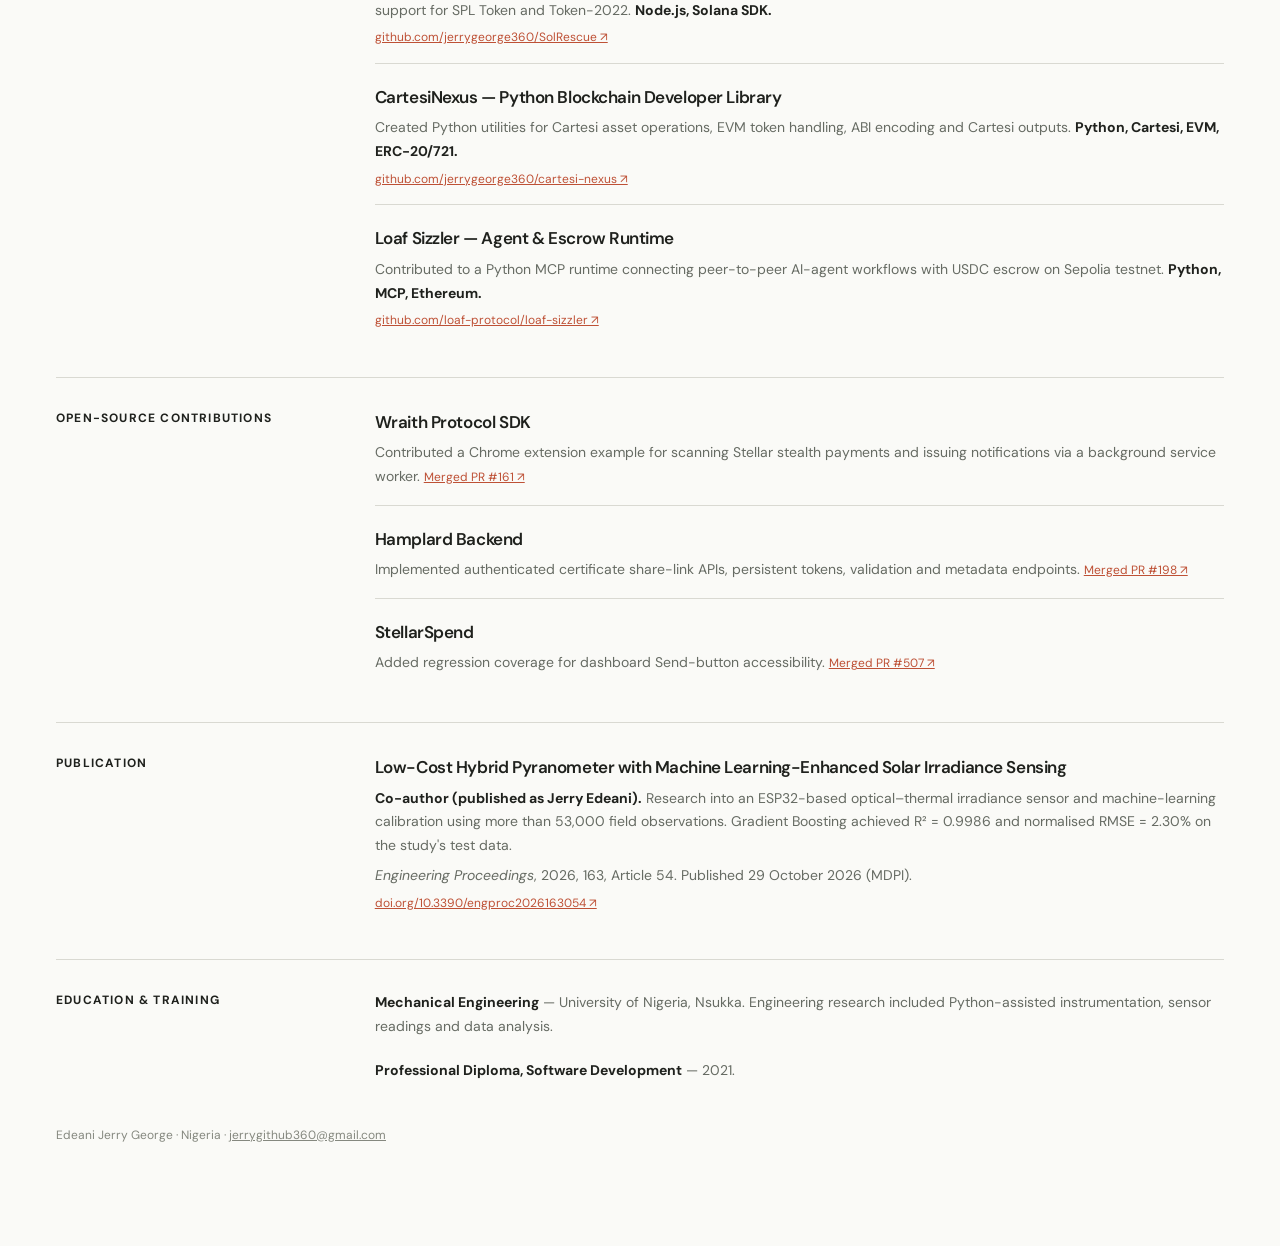
<file: docs/resume.html>
<!doctype html>
<html lang="en">
<head>
  <meta charset="utf-8">
  <meta name="viewport" content="width=device-width, initial-scale=1">
  <meta name="theme-color" content="#fafaf7">
  <meta name="description" content="Résumé of Edeani Jerry George, software engineer focused on Python backends, APIs, databases, integrations and production delivery.">
  <title>Résumé — Jerry George</title>
  <link rel="stylesheet" href="site.css">
</head>
<body class="resume-page">
  <a class="skip" href="#resume">Skip to résumé</a>
  <header class="site-header">
    <div class="shell header-inner">
      <a class="wordmark" href="index.html">jerry george<span>.</span></a>
      <nav class="nav" aria-label="Main navigation">
        <a href="index.html#work">Work</a>
        <a href="index.html#experience">Experience</a>
        <a class="nav-email" href="mailto:jerrygithub360@gmail.com">Email ↗</a>
      </nav>
    </div>
  </header>
  <main id="resume" class="shell section" aria-labelledby="resume-title">
    <div class="resume-heading">
      <div>
        <span class="eyebrow">Curriculum vitae / 2026</span>
        <h1 id="resume-title">Jerry George<span class="period">.</span></h1>
        <p>Python backend · APIs · Integrations · Full-stack software</p>
      </div>
      <button type="button" class="print-button" onclick="window.print()">Print / Save PDF ↗</button>
    </div>
    <div class="hero-links">
      <a class="text-link" href="mailto:jerrygithub360@gmail.com">jerrygithub360@gmail.com ↗</a>
      <a class="text-link muted" href="https://github.com/jerrygeorge360" target="_blank" rel="noopener noreferrer">github.com/jerrygeorge360 ↗</a>
      <a class="text-link muted" href="https://petgyro.com" target="_blank" rel="noopener noreferrer">petgyro.com ↗</a>
    </div>
    <p class="resume-intro">Software engineer with 4+ years of hands-on experience across backend systems, client work and full-stack products. I develop APIs, data-backed services and integrations, and have substantial project experience with blockchain infrastructure, wallet flows, smart accounts and transaction processing across EVM, Solana and other ecosystems. I also build AI-agent memory and retrieval systems, with hands-on work in LLM integration, agent workflows and applied engineering research.</p>

    <section class="cv-section" aria-labelledby="cv-experience">
      <h2 id="cv-experience">Experience</h2>
      <div class="cv-content">
        <article class="cv-role">
          <div>
            <h3>Software Developer</h3>
            <ul>
              <li>Collaborate with a software development team to build and maintain production web applications, client-facing features and portals.</li>
              <li>Integrate interfaces with application APIs, debug production issues and contribute to testing and delivery of web applications.</li>
              <li>Work across frontend and full-stack requirements, supporting client-specific implementations and improvements.</li>
            </ul>
          </div>
          <div class="cv-date">2026 — Present</div>
        </article>
        <article class="cv-role">
          <div>
            <h3>Backend Developer</h3>
            <ul>
              <li>Built Python and Node.js backend services with REST APIs, WebSockets, payment integrations and third-party APIs.</li>
              <li>Optimized selected PostgreSQL queries and indexes, improving response times by approximately 40%.</li>
              <li>Supported production troubleshooting, real-time connectivity and database-backed workflows.</li>
            </ul>
          </div>
          <div class="cv-date">2024 — 2026</div>
        </article>
        <article class="cv-role">
          <div>
            <h3>Independent Backend / Full-Stack Developer</h3>
            <p class="org">Client & contract projects</p>
            <ul>
              <li>Delivered web applications and backend services with authentication, integrations, database migrations and asynchronous processing.</li>
              <li>Worked with clients on requirements, deployment, Linux hosting, domains, SSL and post-launch fixes.</li>
            </ul>
          </div>
          <div class="cv-date">2021 — 2024</div>
        </article>
      </div>
    </section>

    <section class="cv-section" aria-labelledby="cv-skills">
      <h2 id="cv-skills">Technical skills</h2>
      <div class="cv-grid">
        <p><strong>Backend.</strong> Python, FastAPI, Flask, Django, Node.js, REST APIs, WebSockets.</p>
        <p><strong>Data.</strong> PostgreSQL, MySQL, SQLite, Redis, SQLAlchemy, Alembic.</p>
        <p><strong>Operations.</strong> Docker, Linux, Nginx, CI/CD, VPS deployment, health checks, monitoring.</p>
        <p><strong>Integrations.</strong> Payment APIs, wallet interfaces, blockchain RPC, webhooks, OAuth, queues, cloud storage.</p>
        <p><strong>Frontend.</strong> JavaScript, TypeScript, React, Next.js, HTML, CSS.</p>
        <p><strong>Blockchain.</strong> Solidity, EVM, viem, ERC-4337/7715, Solana SDK, SPL Token, Soroban/Rust, Cartesi, wallet and smart-contract integrations.</p>
        <p><strong>AI systems.</strong> LLM provider integration, RAG, embeddings, ChromaDB, memory graphs, context construction, MCP, agent evaluation.</p>
      </div>
    </section>

    <section class="cv-section" aria-labelledby="cv-projects">
      <h2 id="cv-projects">Selected projects</h2>
      <div class="cv-content">
        <article class="cv-project">
          <h3>MIRA — Memory-Integrated Reasoning Architecture</h3>
          <p>Led architecture of a persistent-memory system for AI agents with durable records, correction-aware facts, typed graphs, embeddings, retrieval routing, context construction, trace inspection and evaluation tooling. <strong>Python, FastAPI, SQLite, ChromaDB, Docker, MCP.</strong></p>
          <a href="https://github.com/jerrygeorge360/mira">github.com/jerrygeorge360/mira ↗</a>
        </article>
        <article class="cv-project">
          <h3>Petgyro — Editorial and product-discovery platform</h3>
          <p>Built publishing, product and admin workflows across a frontend, API and database, including authentication and deployment. <strong>Next.js, FastAPI, PostgreSQL, Docker.</strong></p>
          <a href="https://petgyro.com">petgyro.com ↗</a>
        </article>
        <article class="cv-project">
          <h3>ShortCast — Media processing backend</h3>
          <p>Developed APIs and asynchronous jobs for uploads, media storage and processing. <strong>Flask, Celery, Redis, PostgreSQL, Azure.</strong></p>
          <a href="https://github.com/jerrygeorge360/shortcast">github.com/jerrygeorge360/shortcast ↗</a>
        </article>
        <article class="cv-project">
          <h3>IoT Data Store — Telemetry and monitoring</h3>
          <p>Built an MQTT-to-FastAPI sensor ingestion service with persistent storage, REST queries and monitoring. <strong>FastAPI, MQTT, PostgreSQL, Prometheus, Grafana.</strong></p>
          <a href="https://github.com/jerrygeorge360/iot-data-store">github.com/jerrygeorge360/iot-data-store ↗</a>
        </article>
        <article class="cv-project">
          <h3>ExamPrep API — Mobile backend integration</h3>
          <p>A Laravel API integration project involving an existing exam-preparation application's MariaDB database, focused on preserving its legacy schema and existing web workflows. <strong>PHP, Laravel, MariaDB, REST APIs.</strong> Private client codebase.</p>
        </article>

      </div>
    </section>

    <section class="cv-section" aria-labelledby="cv-ai">
      <h2 id="cv-ai">AI &amp; agent systems</h2>
      <div class="cv-content">
        <article class="cv-project">
          <h3>MIRA — Persistent memory &amp; agent retrieval</h3>
          <p>Built agent-memory infrastructure supporting cross-session recall, graph relationships, LLM integration, retrieval modes, evidence traces and regression/ablation evaluation. <strong>Python, FastAPI, ChromaDB, SQLite, MCP.</strong></p>
          <a href="https://github.com/jerrygeorge360/mira">github.com/jerrygeorge360/mira ↗</a>
        </article>
        <article class="cv-project">
          <h3>SpotRAG — Retrieval-augmented music assistant</h3>
          <p>Developed a music-question answering system with Spotify data extraction, intent classification, vector retrieval and generated answers. <strong>Python, Flask, Spotify API, Chroma.</strong></p>
          <a href="https://github.com/jerrygeorge360/SpotRAG">github.com/jerrygeorge360/SpotRAG ↗</a>
        </article>
        <article class="cv-project">
          <h3>Loaf Sizzler — Agent workflow runtime</h3>
          <p>Worked on a Python/MCP runtime for peer-to-peer agent job posting, negotiation, verification and on-chain escrow workflows.</p>
          <a href="https://github.com/loaf-protocol/loaf-sizzler">github.com/loaf-protocol/loaf-sizzler ↗</a>
        </article>
      </div>
    </section>

    <section class="cv-section" aria-labelledby="cv-blockchain">
      <h2 id="cv-blockchain">Blockchain engineering</h2>
      <div class="cv-content">
        <article class="cv-project">
          <h3>WebPayy — EVM Wallet &amp; Payment Processing</h3>
          <p>Developed a Telegram-based ETH/ERC-20 wallet system with transaction processing, Redis-backed queues, database integration and balance tracking. <strong>TypeScript, Fastify, Prisma, BullMQ, viem.</strong></p>
          <a href="https://github.com/jerrygeorge360/webpayybot">github.com/jerrygeorge360/webpayybot ↗</a>
        </article>
        <article class="cv-project">
          <h3>Drift — Smart Accounts &amp; Portfolio Automation</h3>
          <p>Worked on an experimental EVM portfolio-management protocol using account abstraction, permission-scoped delegation, background execution and testnet integrations. <strong>ERC-4337, ERC-7715, TypeScript, Redis.</strong></p>
          <a href="https://github.com/jerrygeorge360/Drift">github.com/jerrygeorge360/Drift ↗</a>
        </article>
        <article class="cv-project">
          <h3>SolRescue — Solana Token Recovery Tooling</h3>
          <p>Built a self-hosted service for token-transfer scenarios involving compromised wallets, with separate transaction fee payers and support for SPL Token and Token-2022. <strong>Node.js, Solana SDK.</strong></p>
          <a href="https://github.com/jerrygeorge360/SolRescue">github.com/jerrygeorge360/SolRescue ↗</a>
        </article>
        <article class="cv-project">
          <h3>CartesiNexus — Python Blockchain Developer Library</h3>
          <p>Created Python utilities for Cartesi asset operations, EVM token handling, ABI encoding and Cartesi outputs. <strong>Python, Cartesi, EVM, ERC-20/721.</strong></p>
          <a href="https://github.com/jerrygeorge360/cartesi-nexus">github.com/jerrygeorge360/cartesi-nexus ↗</a>
        </article>
        <article class="cv-project">
          <h3>Loaf Sizzler — Agent &amp; Escrow Runtime</h3>
          <p>Contributed to a Python MCP runtime connecting peer-to-peer AI-agent workflows with USDC escrow on Sepolia testnet. <strong>Python, MCP, Ethereum.</strong></p>
          <a href="https://github.com/loaf-protocol/loaf-sizzler">github.com/loaf-protocol/loaf-sizzler ↗</a>
        </article>
      </div>
    </section>

    <section class="cv-section" aria-labelledby="cv-oss">
      <h2 id="cv-oss">Open-source contributions</h2>
      <div class="cv-content">
        <div class="cv-project">
          <h3>Wraith Protocol SDK</h3>
          <p>Contributed a Chrome extension example for scanning Stellar stealth payments and issuing notifications via a background service worker. <a href="https://github.com/wraith-protocol/sdk/pull/161">Merged PR #161 ↗</a></p>
        </div>
        <div class="cv-project">
          <h3>Hamplard Backend</h3>
          <p>Implemented authenticated certificate share-link APIs, persistent tokens, validation and metadata endpoints. <a href="https://github.com/Hamplard-Hub/Hamplard-backend/pull/198">Merged PR #198 ↗</a></p>
        </div>
        <div class="cv-project">
          <h3>StellarSpend</h3>
          <p>Added regression coverage for dashboard Send-button accessibility. <a href="https://github.com/stellarspend/stellarspend-app/pull/507">Merged PR #507 ↗</a></p>
        </div>
      </div>
    </section>

    <section class="cv-section" aria-labelledby="cv-publications">
      <h2 id="cv-publications">Publication</h2>
      <div class="cv-content">
        <div class="cv-project">
          <h3>Low-Cost Hybrid Pyranometer with Machine Learning-Enhanced Solar Irradiance Sensing</h3>
          <p><strong>Co-author (published as Jerry Edeani).</strong> Research into an ESP32-based optical–thermal irradiance sensor and machine-learning calibration using more than 53,000 field observations. Gradient Boosting achieved R² = 0.9986 and normalised RMSE = 2.30% on the study's test data.</p>
          <p><em>Engineering Proceedings</em>, 2026, 163, Article 54. Published 29 October 2026 (MDPI).</p>
          <a href="https://doi.org/10.3390/engproc2026163054" target="_blank" rel="noopener noreferrer">doi.org/10.3390/engproc2026163054 ↗</a>
        </div>
      </div>
    </section>

    <section class="cv-section" aria-labelledby="cv-education">
      <h2 id="cv-education">Education & training</h2>
      <div class="cv-content">
        <p><strong>Mechanical Engineering</strong> — University of Nigeria, Nsukka. Engineering research included Python-assisted instrumentation, sensor readings and data analysis.</p>
        <p><strong>Professional Diploma, Software Development</strong> — 2021.</p>
      </div>
    </section>
    <p class="footer-sign">Edeani Jerry George · Nigeria · <a href="mailto:jerrygithub360@gmail.com">jerrygithub360@gmail.com</a></p>
  </main>
</body>
</html>
</file>
<file: docs/site.css>
@import url('https://fonts.googleapis.com/css2?family=DM+Sans:wght@400;500;600;700&family=Instrument+Serif:ital@0;1&display=swap');

:root {
  --paper: #f6f5f1;
  --ink: #1f211d;
  --muted: #666b63;
  --quiet: #85887f;
  --line: #d9d9d2;
  --soft: #efeee8;
  --accent: #be5136;
  --dark: #252a24;
  --light: #fafaf7;
  --sans: 'DM Sans', 'Helvetica Neue', Arial, sans-serif;
  --serif: 'Instrument Serif', Georgia, serif;
}
* { box-sizing: border-box; }
html { scroll-behavior: smooth; scroll-padding-top: 100px; }
body { margin: 0; background: var(--paper); color: var(--ink); font-family: var(--sans); font-size: 16px; line-height: 1.55; -webkit-font-smoothing: antialiased; }
::selection { background: #e6cdb9; color: #211e1b; }
a { color: inherit; }
a:focus-visible, button:focus-visible { outline: 3px solid var(--accent); outline-offset: 5px; }
button, input, textarea { font: inherit; }
img { max-width: 100%; }
.shell { width: min(1296px, calc(100% - 112px)); margin: 0 auto; }
.skip { position: absolute; left: -9999px; top: 10px; z-index: 100; background: var(--ink); color: white; padding: 10px 18px; }
.skip:focus { left: 10px; }
.site-header { position: relative; z-index: 2; }
.header-inner { height: 91px; border-bottom: 1px solid var(--line); display: flex; align-items: center; justify-content: space-between; gap: 30px; }
.wordmark { font-size: 19px; line-height: 1; letter-spacing: -.07em; font-weight: 700; text-decoration: none; }
.wordmark span { color: var(--accent); }
.nav { display: flex; gap: 34px; align-items: center; }
.nav a { text-decoration: none; font-size: 13px; font-weight: 600; transition: color .2s ease; }
.nav a:hover, .text-link:hover, .underline-link:hover { color: var(--accent); }
.nav .nav-email { border-bottom: 1px solid currentColor; padding-bottom: 3px; }
.eyebrow, .folio, .section-no, .work-meta, .subhead, .date, .tiny, .project-number, .index-foot { letter-spacing: .11em; text-transform: uppercase; font-size: 11px; font-weight: 700; }
.eyebrow, .tiny, .date, .project-number { color: var(--muted); }
.hero { padding-top: 82px; padding-bottom: 104px; }
.hero-meta { display: flex; align-items: center; justify-content: space-between; gap: 18px; font-size: 12px; color: var(--muted); font-weight: 600; }
.hero-meta .dash { display: inline-block; width: 28px; height: 1px; background: var(--muted); margin: 0 9px 4px; }
.nameplate { margin: 48px 0 0; font-size: clamp(106px, 15.2vw, 232px); line-height: .8; font-weight: 600; letter-spacing: -.105em; }
.nameplate > span { display: block; }
.nameplate > span:last-child { margin-left: 10.5%; }
.period { color: var(--accent); }
.hero-bottom { display: grid; grid-template-columns: minmax(0, .7fr) minmax(0, 1fr); gap: 90px; align-items: end; margin-top: 76px; }
.hero-caption { align-self: start; font-size: 13px; line-height: 1.7; color: var(--muted); max-width: 280px; }
.hero-lede { font-size: clamp(24px, 3.05vw, 43px); line-height: 1.22; letter-spacing: -.048em; margin: 0 0 22px; font-weight: 500; max-width: 685px; }
.hero-lede em { font-family: var(--serif); font-size: 1.21em; font-weight: 400; letter-spacing: -.01em; color: var(--accent); }
.hero-desc { font-size: 15px; line-height: 1.85; color: #595f57; max-width: 620px; margin: 0 0 30px; }
.hero-links { display: flex; align-items: center; flex-wrap: wrap; column-gap: 31px; row-gap: 12px; }
.text-link { display: inline-flex; align-items: center; gap: 10px; font-size: 13px; font-weight: 700; text-decoration: none; border-bottom: 1px solid var(--ink); padding-bottom: 6px; transition: color .2s ease; }
.text-link .arrow { font-size: 17px; line-height: 1; font-weight: 400; }
.text-link.muted { border-color: #a5a9a0; color: var(--muted); }
.between-line { border-top: 1px solid var(--line); display: grid; grid-template-columns: 1fr auto; gap: 20px; padding: 18px 0; color: var(--muted); font-size: 12px; }
.between-line span:last-child { color: var(--accent); }
.section { padding: 117px 0 112px; }
.section-title-row { display: grid; grid-template-columns: .34fr 1fr; gap: 30px; align-items: start; margin-bottom: 61px; }
.section-no { padding-top: 13px; color: var(--accent); }
.section-title { font-size: clamp(37px, 4.55vw, 68px); letter-spacing: -.065em; font-weight: 500; line-height: 1.06; margin: 0; }
.section-title em { font-family: var(--serif); font-size: 1.16em; font-weight: 400; letter-spacing: -.015em; }
.section-note { max-width: 550px; margin: 21px 0 0; font-size: 15px; line-height: 1.85; color: var(--muted); }
.work-list { border-top: 1px solid var(--ink); }
.work-row { border-bottom: 1px solid var(--line); display: grid; grid-template-columns: .23fr 1.2fr .75fr 40px; align-items: start; column-gap: 24px; padding: 37px 0 43px; transition: background-color .22s ease, padding .22s ease; }
.work-row:hover { background: var(--soft); padding-left: 16px; padding-right: 16px; }
.work-row .project-number { padding-top: 12px; }
.project-name { font-size: clamp(30px, 3.5vw, 53px); font-weight: 500; letter-spacing: -.06em; line-height: 1.07; margin: 0 0 13px; }
.project-name a { text-decoration: none; }
.project-name a:hover { text-decoration: underline; text-decoration-thickness: 1px; text-underline-offset: 8px; }
.project-what { color: #60665d; max-width: 480px; font-size: 14px; line-height: 1.8; margin: 0; }
.work-side { padding-top: 13px; color: var(--muted); font-size: 13px; line-height: 1.7; }
.work-side .subhead { display: block; margin-bottom: 11px; color: var(--ink); font-size: 10px; }
.work-side strong { display: block; color: var(--ink); font-size: 13px; font-weight: 600; margin-top: 12px; }
.visit { display: flex; align-items: center; justify-content: flex-end; font-size: 29px; line-height: 1; text-decoration: none; font-weight: 400; padding-top: 2px; transition: color .2s ease, transform .2s ease; }
.visit:hover { color: var(--accent); transform: translate(3px,-3px); }
.work-footnote { display: flex; align-items: flex-start; gap: 12px; margin-top: 22px; font-size: 12px; color: var(--muted); }
.work-footnote::before { content: '*'; color: var(--accent); font-size: 20px; line-height: .9; }
.selected-links { margin-top: 38px; display: flex; gap: 32px; flex-wrap: wrap; }
.selected-links a { font-size: 13px; font-weight: 700; text-underline-offset: 4px; }
.private-visit { font-size: 20px; color: var(--quiet); cursor: default; }
.work-row:hover .private-visit { transform: none; color: var(--quiet); }
.oss-section { margin-top: 104px; }
.oss-header { display: grid; grid-template-columns: 1fr .85fr; gap: 44px; align-items: end; padding-bottom: 30px; border-bottom: 1px solid var(--ink); }
.oss-header .section-no { padding: 0; }
.oss-header h3 { margin: 18px 0 0; font-size: clamp(30px, 3.3vw, 47px); line-height: 1.12; font-weight: 500; letter-spacing: -.055em; }
.oss-header h3 em { font: italic 1.12em var(--serif); }
.oss-header p { margin: 0; color: var(--muted); font-size: 14px; line-height: 1.8; max-width: 450px; }
.oss-row { display: grid; grid-template-columns: 1fr auto; align-items: center; gap: 35px; padding: 27px 0; border-bottom: 1px solid var(--line); }
.oss-row h4 { font-size: 19px; font-weight: 600; letter-spacing: -.04em; margin: 0 0 7px; }
.oss-row p { font-size: 13px; color: var(--muted); line-height: 1.85; max-width: 690px; margin: 0; }
.oss-row a { white-space: nowrap; font-size: 12px; font-weight: 700; text-decoration: none; border-bottom: 1px solid var(--ink); padding-bottom: 4px; }
.oss-row a:hover { color: var(--accent); border-color: var(--accent); }
@media (max-width: 760px) {
  .oss-section { margin-top: 72px; }
  .oss-header { grid-template-columns: 1fr; gap: 15px; }
  .oss-row { grid-template-columns: 1fr; gap: 13px; }
  .oss-row a { justify-self: start; }
}
.ai-section { border-top: 1px solid var(--line); }
.ai-section .chain-more span { font-size: 12px; color: var(--muted); padding-bottom: 3px; }
.ai-section .chain-more div { row-gap: 9px; }
.chain-section { border-top: 1px solid var(--line); }
.chain-section .section-title-row { margin-bottom: 43px; }
.chain-list { border-top: 1px solid var(--ink); }
.chain-item { display: grid; grid-template-columns: .34fr 1fr 80px; align-items: start; gap: 28px; padding: 29px 0 33px; border-bottom: 1px solid var(--line); }
.chain-index { font-size: 11px; font-weight: 700; letter-spacing: .1em; color: var(--accent); text-transform: uppercase; padding-top: 7px; }
.chain-item h3 { font-size: clamp(27px, 3vw, 41px); font-weight: 500; line-height: 1.2; letter-spacing: -.055em; margin: 0 0 9px; }
.chain-item h3 a { text-decoration: none; }
.chain-item h3 a:hover { color: var(--accent); }
.chain-item p { font-size: 14px; color: var(--muted); line-height: 1.85; max-width: 690px; margin: 0 0 10px; }
.chain-stack { font-size: 11px; line-height: 1.8; color: #7a8075; letter-spacing: .025em; }
.chain-link { font-size: 12px; font-weight: 700; text-decoration: none; border-bottom: 1px solid var(--ink); padding: 5px 0; white-space: nowrap; justify-self: end; }
.chain-link:hover { color: var(--accent); border-color: var(--accent); }
.chain-more { display: grid; grid-template-columns: .34fr 1fr; gap: 28px; margin-top: 31px; align-items: start; }
.chain-more p { font-size: 12px; font-weight: 700; line-height: 1.5; color: var(--muted); margin: 0; }
.chain-more div { display: flex; align-items: center; flex-wrap: wrap; column-gap: 24px; row-gap: 12px; }
.chain-more a { font-size: 12px; font-weight: 600; text-decoration: none; border-bottom: 1px solid #adb0aa; padding-bottom: 3px; }
.chain-more a:hover { color: var(--accent); border-color: var(--accent); }
@media (max-width: 760px) {
  .chain-item { grid-template-columns: 1fr auto; gap: 10px 20px; padding: 24px 0 27px; }
  .chain-index { grid-column: 1 / -1; padding-top: 0; }
  .chain-item > div { grid-column: 1 / -1; }
  .chain-link { grid-column: 1 / -1; justify-self: start; margin-top: 8px; }
  .chain-more { grid-template-columns: 1fr; gap: 15px; }
}
.research-section { border-top: 1px solid var(--line); }
.research-section .section-title-row { margin-bottom: 44px; }
.publication-entry { border-top: 1px solid var(--ink); border-bottom: 1px solid var(--line); padding: 34px 0 40px; display: grid; grid-template-columns: .34fr 1fr; gap: 30px; }
.publication-year { color: var(--muted); font-size: 13px; padding-top: 4px; }
.publication-type { font-size: 11px; text-transform: uppercase; letter-spacing: .11em; font-weight: 700; color: var(--accent); margin: 0 0 10px; }
.publication-entry h3 { font-size: clamp(30px, 3.7vw, 52px); letter-spacing: -.055em; line-height: 1.12; font-weight: 500; margin: 0 0 14px; }
.publication-publisher { color: var(--quiet); font-family: var(--serif); font-style: italic; font-weight: 400; letter-spacing: -.01em; }
.publication-citation { color: #4d544d; font-size: 14px; margin: 0 0 12px; }
.publication-note { color: var(--muted); font-size: 13px; line-height: 1.8; max-width: 510px; margin: 0 0 24px; }

.publication-entry h3 { max-width: 900px; font-size: clamp(28px, 3.55vw, 51px); text-wrap: balance; }
.publication-note { max-width: 760px; margin-bottom: 15px; }
.publication-credit { max-width: 690px; font-size: 13px; color: var(--muted); line-height: 1.8; margin: 0; }
.publication-credit strong { color: var(--ink); }
.publication-metrics { display: grid; grid-template-columns: repeat(3,minmax(0,1fr)); gap: 23px; border-top: 1px solid var(--line); padding: 21px 0 28px; margin-top: 25px; }
.publication-metrics strong { display: block; font-size: clamp(22px, 2.6vw, 32px); font-weight: 500; letter-spacing: -.055em; line-height: 1.2; }
.publication-metrics span { display: block; color: var(--muted); margin-top: 7px; font-size: 11px; line-height: 1.5; }
@media (max-width: 500px) {
  .publication-metrics { grid-template-columns: repeat(2,minmax(0,1fr)); gap: 22px; }
}

@media (max-width: 760px) {
  .publication-entry { grid-template-columns: 1fr; gap: 9px; padding-top: 25px; padding-bottom: 29px; }
  .publication-publisher { display: block; }
}
.story-section { background: var(--dark); color: #f7f6f2; }
.story-section .section-title-row { margin-bottom: 48px; }
.story-section .section-no { color: #d79c86; }
.story-section .section-note { color: #bfc7ba; }
.story-content { display: grid; grid-template-columns: .34fr 1fr; gap: 30px; }
.story-heading { font-family: var(--serif); font-size: 43px; line-height: 1; letter-spacing: -.035em; color: #ddafa3; font-style: italic; }
.job-list { border-top: 1px solid #70776d; }
.job { display: grid; grid-template-columns: .8fr 1.4fr .66fr; gap: 22px; border-bottom: 1px solid #525a52; padding: 30px 0; align-items: start; }
.job h3 { font-size: 23px; letter-spacing: -.045em; font-weight: 500; line-height: 1.23; margin: 0 0 5px; }
.job-company { font-size: 13px; color: #d2d5cc; margin: 0; }
.job-copy { font-size: 13px; line-height: 1.85; color: #c2c9bf; margin: 0; }
.job-year { text-align: right; color: #c2c9bf; font-size: 12px; white-space: nowrap; }
.story-skills { margin-top: 45px; border-top: 1px solid #525a52; padding-top: 23px; display: grid; grid-template-columns: .8fr 1.4fr .66fr; gap: 22px; font-size: 13px; line-height: 1.8; color: #c6cdc3; }
.story-skills .subhead { color: #d79c86; }
.about-grid { display: grid; grid-template-columns: .34fr 1fr; gap: 30px; align-items: start; }
.about-grid .section-no { padding-top: 13px; }
.about-content { display: grid; grid-template-columns: 1fr .55fr; gap: 65px; align-items: end; }
.about-statement { font-size: clamp(24px, 3vw, 39px); letter-spacing: -.052em; line-height: 1.28; max-width: 790px; margin: 0; }
.about-statement em { font-family: var(--serif); font-weight: 400; font-size: 1.17em; color: var(--accent); letter-spacing: 0; }
.about-details { font-size: 14px; color: var(--muted); line-height: 1.85; margin: 0; }
.about-details strong { color: var(--ink); }
.about-links { display: flex; gap: 30px; flex-wrap: wrap; margin-top: 32px; }
.contact-section { padding: 90px 0 86px; border-top: 1px solid var(--ink); }
.contact-top { display: flex; justify-content: space-between; gap: 25px; }
.contact-lead { font-family: var(--serif); font-style: italic; font-size: clamp(23px, 3.3vw, 43px); margin: 0; }
.contact-title { font-size: clamp(62px, 9.5vw, 145px); line-height: 1; letter-spacing: -.09em; font-weight: 500; margin: 26px 0 25px; }
.contact-title a { text-decoration: none; }
.contact-title a:hover { color: var(--accent); }
.contact-bottom { display: flex; justify-content: space-between; gap: 30px; flex-wrap: wrap; color: var(--muted); font-size: 12px; margin-top: 35px; }
.contact-bottom .footer-links { display: flex; gap: 22px; flex-wrap: wrap; }
.contact-bottom a { text-decoration: none; border-bottom: 1px solid #a9aca4; padding-bottom: 3px; }
.contact-bottom a:hover { color: var(--accent); }
.resume-page { background: var(--light); }
.resume-page .section { padding: 76px 0 90px; }
.resume-heading { display: flex; align-items: flex-start; justify-content: space-between; gap: 30px; border-bottom: 1px solid var(--ink); padding-bottom: 29px; margin-bottom: 28px; }
.resume-heading h1 { margin: 10px 0 8px; font-size: clamp(46px, 7vw, 88px); letter-spacing: -.075em; line-height: .95; font-weight: 500; }
.resume-heading p { margin: 0; color: var(--muted); font-size: 15px; }
.print-button { background: none; border: 1px solid var(--ink); padding: 10px 19px; cursor: pointer; white-space: nowrap; font-size: 12px; font-weight: 700; }
.print-button:hover { background: var(--ink); color: white; }
.resume-intro { max-width: 800px; font-size: 17px; line-height: 1.8; margin: 31px 0 55px; }
.cv-section { display: grid; grid-template-columns: .34fr 1fr; gap: 30px; padding: 31px 0; border-top: 1px solid var(--line); }
.cv-section h2 { font-size: 12px; text-transform: uppercase; letter-spacing: .1em; font-weight: 700; margin: 0; }
.cv-content { display: grid; gap: 20px; }
.cv-grid { display: grid; grid-template-columns: 1fr 1fr; gap: 14px 35px; }
.cv-grid p,.cv-content p { margin: 0; color: var(--muted); font-size: 14px; line-height: 1.7; }
.cv-content strong { color: var(--ink); }
.cv-role { display: grid; grid-template-columns: 1fr 130px; gap: 16px; padding-bottom: 23px; border-bottom: 1px solid var(--line); }
.cv-role:last-child { border-bottom: 0; padding-bottom: 0; }
.cv-role h3 { font-size: 22px; letter-spacing: -.04em; font-weight: 500; margin: 0 0 5px; }
.cv-role .org { font-size: 13px; color: var(--accent); margin-bottom: 12px; font-weight: 600; }
.cv-role ul { padding-left: 18px; margin: 0; color: var(--muted); line-height: 1.7; font-size: 14px; }
.cv-role li { margin: 0 0 8px; }
.cv-date { text-align: right; font-size: 12px; color: var(--muted); white-space: nowrap; padding-top: 5px; }
.cv-project { display: grid; grid-template-columns: 1fr; gap: 6px; padding-bottom: 16px; border-bottom: 1px solid var(--line); }
.cv-project:last-child { border-bottom: 0; }
.cv-project h3 { margin: 0; font-weight: 600; letter-spacing: -.025em; font-size: 17px; }
.cv-project a { font-size: 12px; color: var(--accent); }
.footer-sign { font-size: 12px; color: var(--quiet); }
@media (max-width: 1100px) {
  .shell { width: min(100% - 72px, 1296px); }
  .hero { padding-top: 70px; }
  .nameplate { font-size: clamp(100px, 15.3vw, 175px); }
  .hero-bottom { gap: 55px; }
  .work-row { grid-template-columns: 70px 1fr .7fr 30px; gap: 17px; }
}
@media (max-width: 760px) {
  .shell { width: min(100% - 38px, 1296px); }
  .header-inner { height: 74px; }
  .nav { gap: 17px; }
  .nav a { font-size: 12px; }
  .nav .optional { display: none; }
  .hero { padding: 66px 0 75px; }
  .hero-meta { align-items: flex-start; font-size: 11px; }
  .hero-meta span:last-child { text-align: right; }
  .nameplate { margin-top: 70px; font-size: clamp(70px, 16.8vw, 129px); }
  .nameplate > span:last-child { margin-left: 5%; }
  .hero-bottom { grid-template-columns: 1fr; margin-top: 53px; gap: 25px; }
  .hero-caption { max-width: none; font-size: 12px; }
  .hero-lede { font-size: clamp(28px, 6vw, 42px); }
  .hero-desc { font-size: 14px; }
  .between-line { grid-template-columns: 1fr; gap: 5px; }
  .section { padding: 79px 0; }
  .section-title-row, .story-content, .about-grid { grid-template-columns: 1fr; gap: 20px; }
  .section-title-row { margin-bottom: 40px; }
  .section-no { padding-top: 0; }
  .work-row { grid-template-columns: 36px 1fr 25px; gap: 12px; padding: 31px 0 35px; }
  .work-row .project-number { padding-top: 9px; }
  .work-side { grid-column: 2 / 3; padding-top: 8px; }
  .work-side .subhead { display: none; }
  .project-name { font-size: clamp(29px, 7vw, 44px); }
  .visit { grid-column: 3; grid-row: 1; }
  .story-content { gap: 30px; }
  .story-heading { font-size: 32px; }
  .job { grid-template-columns: 1fr auto; gap: 12px; }
  .job-copy { grid-column: 1 / 3; }
  .job-year { grid-column: 2; grid-row: 1; }
  .story-skills { grid-template-columns: 1fr; gap: 7px; }
  .about-content { grid-template-columns: 1fr; gap: 24px; }
  .contact-section { padding: 70px 0; }
  .contact-top { flex-direction: column; gap: 13px; }
  .resume-heading { flex-direction: column; }
  .cv-section { grid-template-columns: 1fr; gap: 18px; }
}
@media (max-width: 420px) {
  .wordmark { font-size: 17px; }
  .nav { gap: 14px; }
  .nav a { font-size: 11px; }
  .hero-meta .dash { display: none; }
  .nameplate { font-size: clamp(64px, 16vw, 78px); }
  .work-row { grid-template-columns: 28px 1fr 20px; gap: 8px; }
  .work-row:hover { padding-left: 0; padding-right: 0; }
  .work-side { font-size: 12px; }
  .cv-grid { grid-template-columns: 1fr; }
  .cv-role { grid-template-columns: 1fr; gap: 0; }
  .cv-date { order: -1; text-align: left; padding: 0 0 5px; }
}
@media (prefers-reduced-motion: reduce) {
  html { scroll-behavior: auto; }
  *, *::before, *::after { transition-duration: 0.01ms !important; animation-duration: 0.01ms !important; }
}
@media print {
  @page { size: A4; margin: 14mm; }
  :root { --paper: #fff; --light: #fff; }
  html, body { background: white !important; color: black !important; font-size: 10pt; }
  .header-inner, .site-header, .print-button, .site-footer, .contact-section { display: none !important; }
  .resume-page .section { padding: 0; }
  .shell { width: 100%; }
  .resume-heading { margin-bottom: 10px; padding-bottom: 10px; }
  .resume-heading h1 { font-size: 31pt; }
  .resume-intro { margin: 13px 0 20px; font-size: 10pt; line-height: 1.5; }
  .cv-section { padding: 14px 0; grid-template-columns: 120px 1fr; break-inside: avoid; }
  .cv-grid { gap: 8px; }
  .cv-grid p, .cv-content p, .cv-role ul { font-size: 9.4pt; }
  .cv-role { padding-bottom: 12px; break-inside: avoid; }
  .cv-role h3 { font-size: 13pt; }
  .cv-project { padding-bottom: 10px; break-inside: avoid; }
  a { text-decoration: none; color: black !important; }
}
</file>
